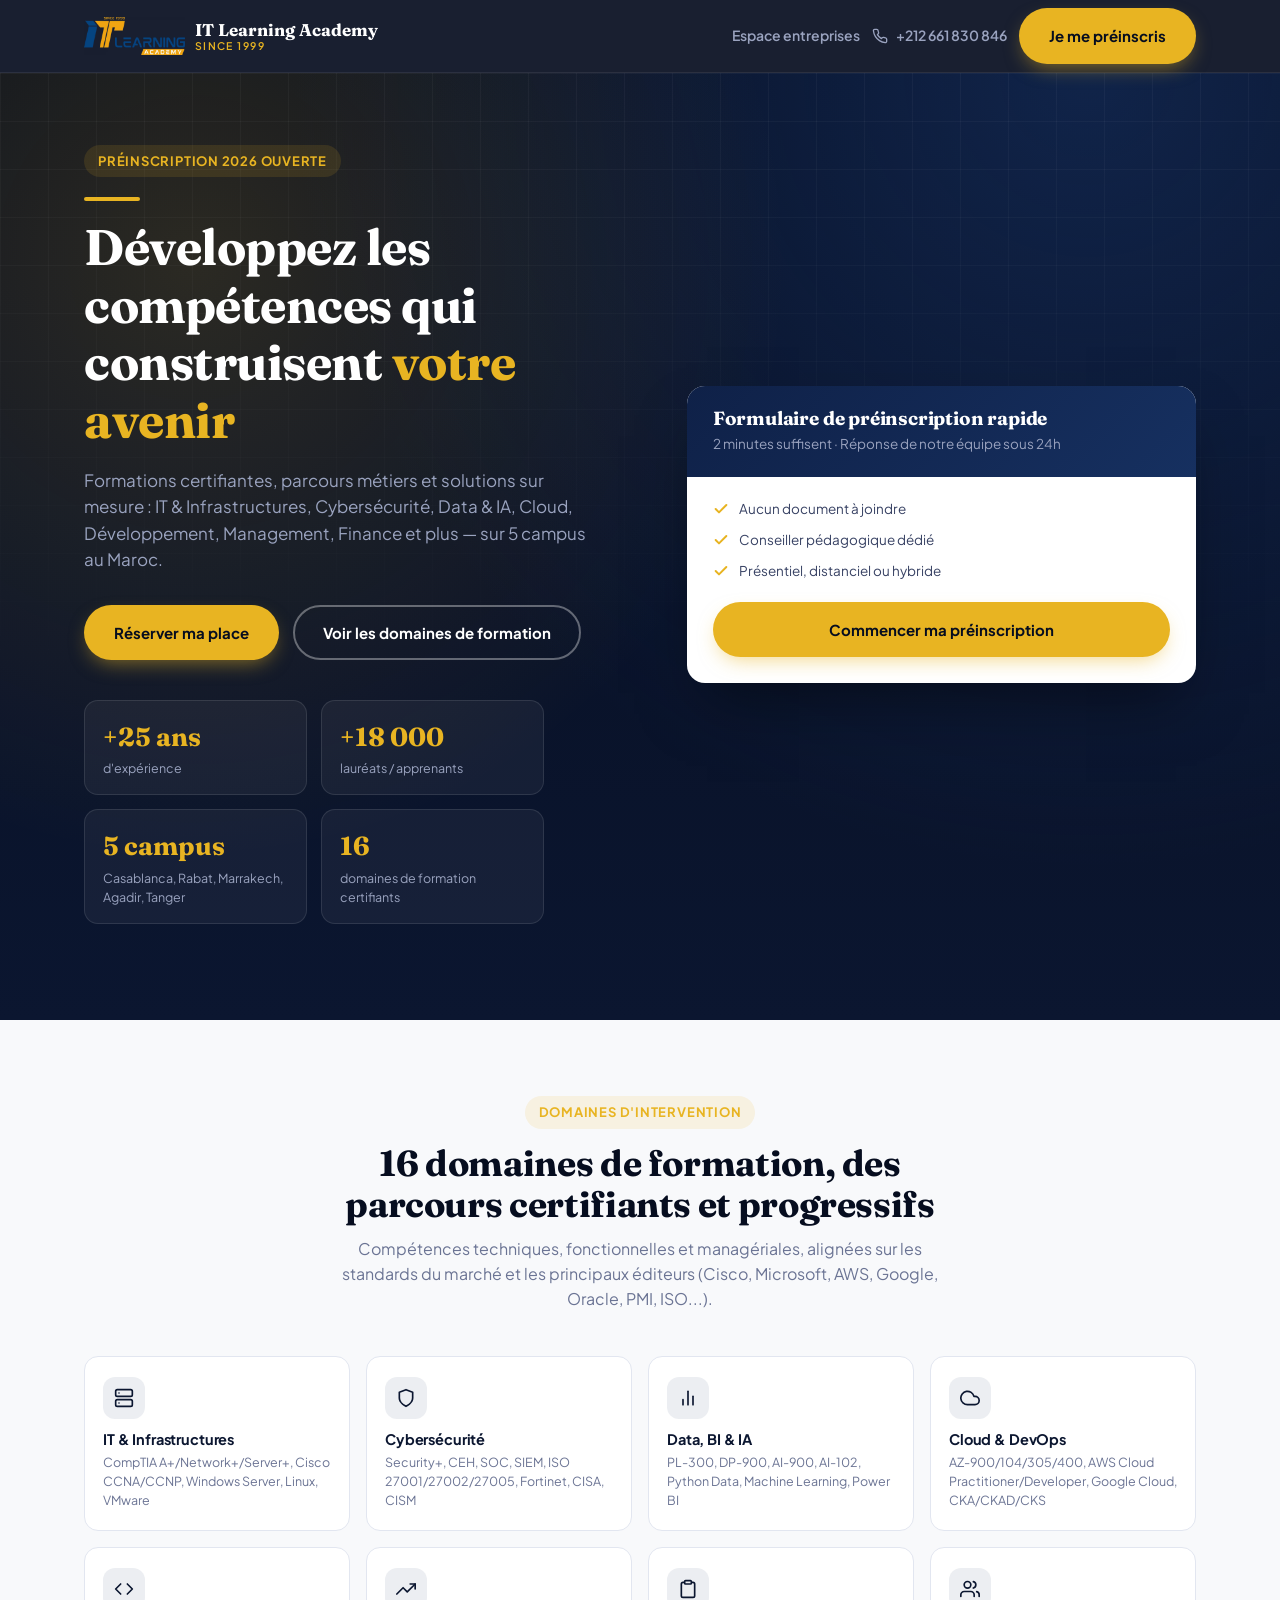
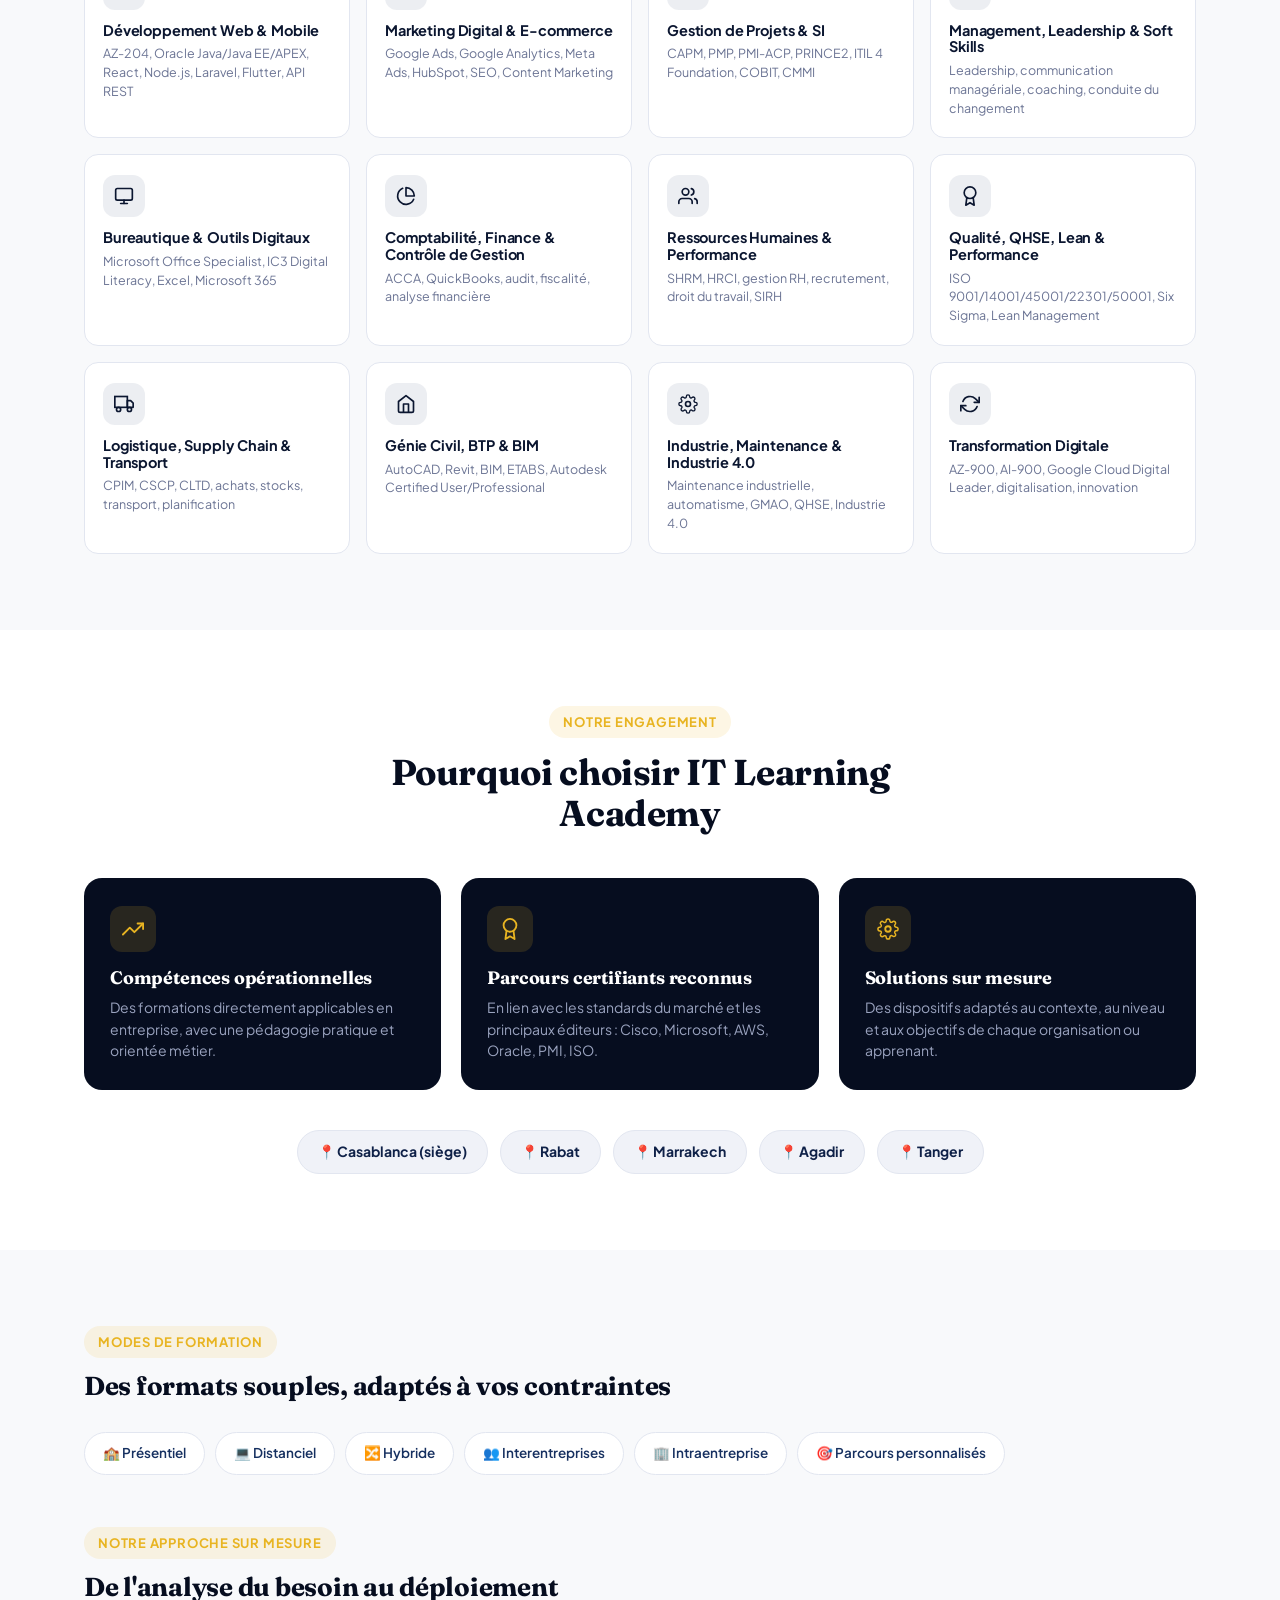
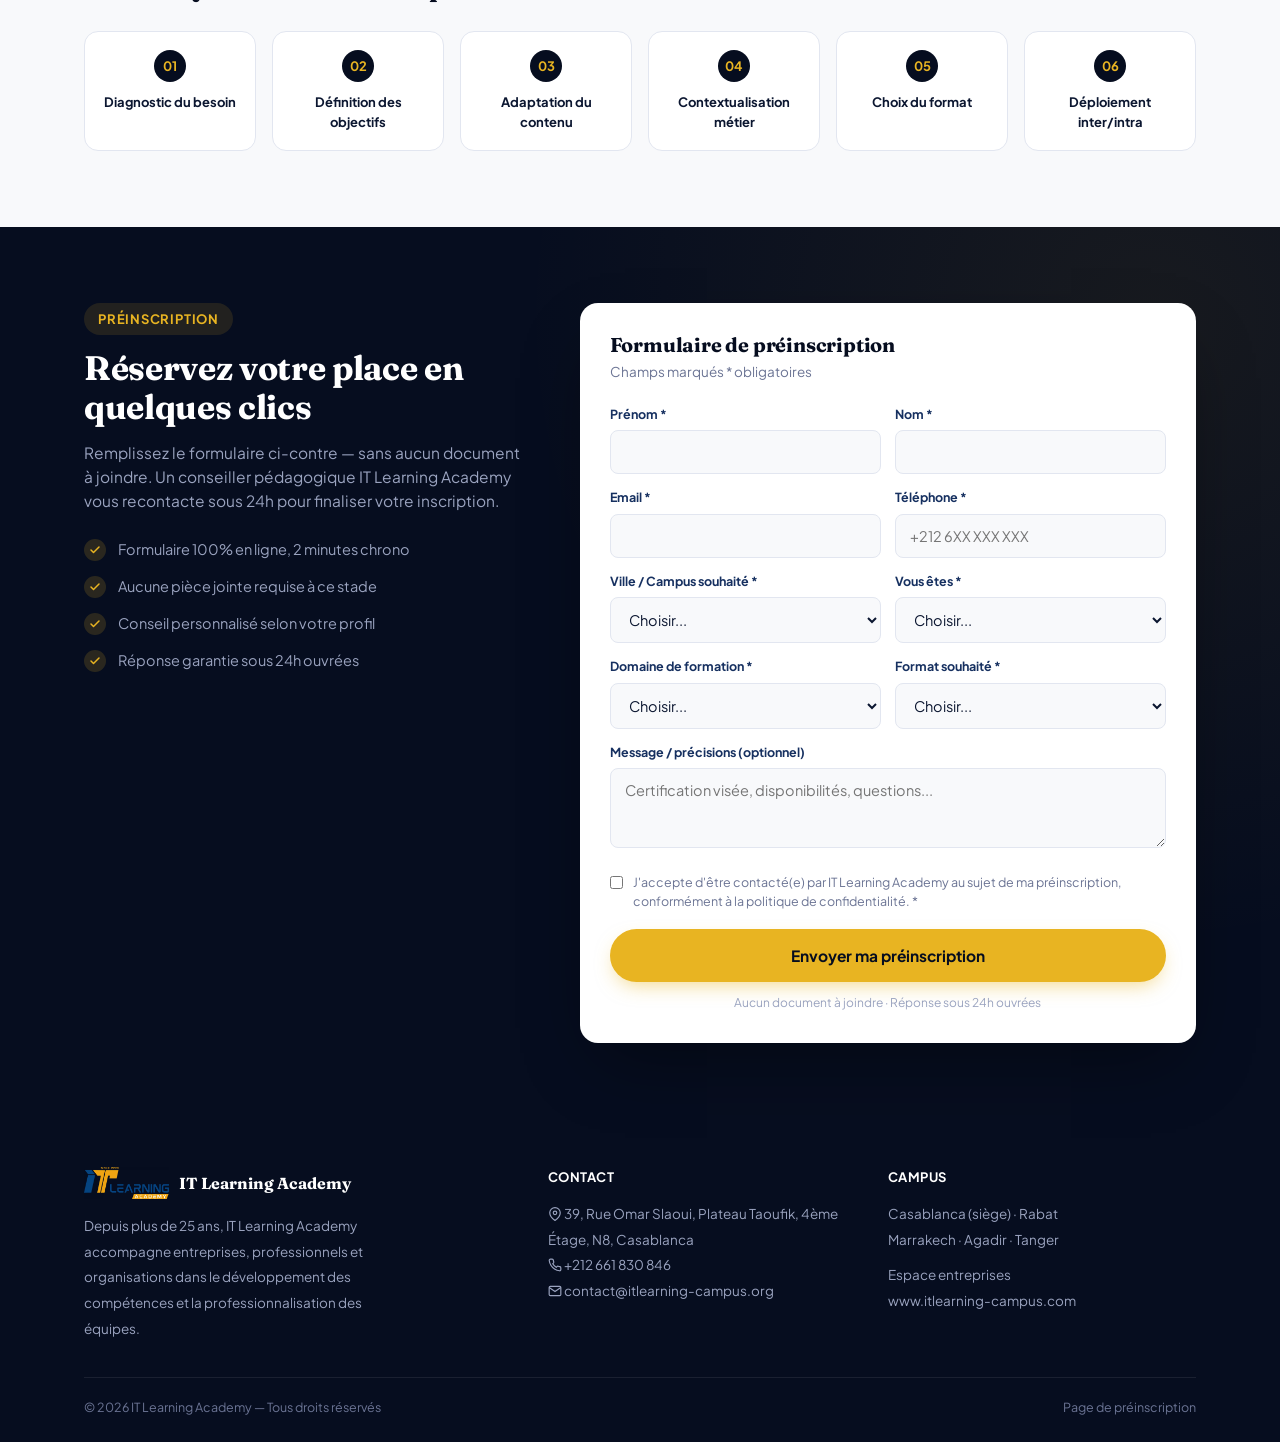
<file: index.html>
<!DOCTYPE html>
<html lang="fr">
<head>
<meta charset="UTF-8">
<meta name="viewport" content="width=device-width, initial-scale=1.0">
<title>Préinscription — IT Learning Academy</title>
<meta name="description" content="Préinscrivez-vous aux formations certifiantes IT Learning Academy : IT, Cybersécurité, Data & IA, Cloud, Développement, Management et plus. +25 ans d'expérience, +18 000 lauréats, 5 campus au Maroc.">
<link rel="icon" type="image/webp" href="assets/favicon.webp">
<link rel="preconnect" href="https://fonts.googleapis.com">
<link rel="preconnect" href="https://fonts.gstatic.com" crossorigin>
<link href="https://fonts.googleapis.com/css2?family=Fraunces:wght@500;600;700&family=Plus+Jakarta+Sans:wght@400;500;600;700;800&display=swap" rel="stylesheet">
<link rel="stylesheet" href="style.css">
</head>
<body>

<!-- Icon sprite -->
<svg width="0" height="0" style="position:absolute" aria-hidden="true">
<defs>
<symbol id="i-server" viewBox="0 0 24 24"><rect x="2" y="2" width="20" height="8" rx="2" fill="none" stroke="currentColor" stroke-width="2"/><rect x="2" y="14" width="20" height="8" rx="2" fill="none" stroke="currentColor" stroke-width="2"/><line x1="6" y1="6" x2="6.01" y2="6" stroke="currentColor" stroke-width="2" stroke-linecap="round"/><line x1="6" y1="18" x2="6.01" y2="18" stroke="currentColor" stroke-width="2" stroke-linecap="round"/></symbol>
<symbol id="i-shield" viewBox="0 0 24 24"><path d="M12 22s8-4 8-10V5l-8-3-8 3v7c0 6 8 10 8 10z" fill="none" stroke="currentColor" stroke-width="2" stroke-linejoin="round"/></symbol>
<symbol id="i-chart" viewBox="0 0 24 24"><line x1="18" y1="20" x2="18" y2="10" stroke="currentColor" stroke-width="2" stroke-linecap="round"/><line x1="12" y1="20" x2="12" y2="4" stroke="currentColor" stroke-width="2" stroke-linecap="round"/><line x1="6" y1="20" x2="6" y2="14" stroke="currentColor" stroke-width="2" stroke-linecap="round"/></symbol>
<symbol id="i-cloud" viewBox="0 0 24 24"><path d="M18 10h-1.26A8 8 0 1 0 9 20h9a5 5 0 0 0 0-10z" fill="none" stroke="currentColor" stroke-width="2" stroke-linejoin="round"/></symbol>
<symbol id="i-code" viewBox="0 0 24 24"><polyline points="16 18 22 12 16 6" fill="none" stroke="currentColor" stroke-width="2" stroke-linecap="round" stroke-linejoin="round"/><polyline points="8 6 2 12 8 18" fill="none" stroke="currentColor" stroke-width="2" stroke-linecap="round" stroke-linejoin="round"/></symbol>
<symbol id="i-trend" viewBox="0 0 24 24"><polyline points="23 6 13.5 15.5 8.5 10.5 1 18" fill="none" stroke="currentColor" stroke-width="2" stroke-linecap="round" stroke-linejoin="round"/><polyline points="17 6 23 6 23 12" fill="none" stroke="currentColor" stroke-width="2" stroke-linecap="round" stroke-linejoin="round"/></symbol>
<symbol id="i-clipboard" viewBox="0 0 24 24"><path d="M16 4h2a2 2 0 0 1 2 2v14a2 2 0 0 1-2 2H6a2 2 0 0 1-2-2V6a2 2 0 0 1 2-2h2" fill="none" stroke="currentColor" stroke-width="2" stroke-linejoin="round"/><rect x="8" y="2" width="8" height="4" rx="1" fill="none" stroke="currentColor" stroke-width="2"/></symbol>
<symbol id="i-users" viewBox="0 0 24 24"><path d="M17 21v-2a4 4 0 0 0-4-4H5a4 4 0 0 0-4 4v2" fill="none" stroke="currentColor" stroke-width="2" stroke-linecap="round"/><circle cx="9" cy="7" r="4" fill="none" stroke="currentColor" stroke-width="2"/><path d="M23 21v-2a4 4 0 0 0-3-3.87" fill="none" stroke="currentColor" stroke-width="2" stroke-linecap="round"/><path d="M16 3.13a4 4 0 0 1 0 7.75" fill="none" stroke="currentColor" stroke-width="2" stroke-linecap="round"/></symbol>
<symbol id="i-monitor" viewBox="0 0 24 24"><rect x="2" y="3" width="20" height="14" rx="2" fill="none" stroke="currentColor" stroke-width="2"/><line x1="8" y1="21" x2="16" y2="21" stroke="currentColor" stroke-width="2" stroke-linecap="round"/><line x1="12" y1="17" x2="12" y2="21" stroke="currentColor" stroke-width="2" stroke-linecap="round"/></symbol>
<symbol id="i-pie" viewBox="0 0 24 24"><path d="M21.21 15.89A10 10 0 1 1 8 2.83" fill="none" stroke="currentColor" stroke-width="2" stroke-linecap="round" stroke-linejoin="round"/><path d="M22 12A10 10 0 0 0 12 2v10z" fill="none" stroke="currentColor" stroke-width="2" stroke-linejoin="round"/></symbol>
<symbol id="i-award" viewBox="0 0 24 24"><circle cx="12" cy="8" r="7" fill="none" stroke="currentColor" stroke-width="2"/><polyline points="8.21 13.89 7 23 12 20 17 23 15.79 13.88" fill="none" stroke="currentColor" stroke-width="2" stroke-linecap="round" stroke-linejoin="round"/></symbol>
<symbol id="i-truck" viewBox="0 0 24 24"><rect x="1" y="3" width="15" height="13" fill="none" stroke="currentColor" stroke-width="2"/><polygon points="16 8 20 8 23 11 23 16 16 16 16 8" fill="none" stroke="currentColor" stroke-width="2" stroke-linejoin="round"/><circle cx="5.5" cy="18.5" r="2.5" fill="none" stroke="currentColor" stroke-width="2"/><circle cx="18.5" cy="18.5" r="2.5" fill="none" stroke="currentColor" stroke-width="2"/></symbol>
<symbol id="i-building" viewBox="0 0 24 24"><path d="M3 9l9-7 9 7v11a2 2 0 0 1-2 2H5a2 2 0 0 1-2-2z" fill="none" stroke="currentColor" stroke-width="2" stroke-linejoin="round"/><polyline points="9 22 9 12 15 12 15 22" fill="none" stroke="currentColor" stroke-width="2" stroke-linejoin="round"/></symbol>
<symbol id="i-settings" viewBox="0 0 24 24"><circle cx="12" cy="12" r="3" fill="none" stroke="currentColor" stroke-width="2"/><path d="M19.4 15a1.65 1.65 0 0 0 .33 1.82l.06.06a2 2 0 1 1-2.83 2.83l-.06-.06a1.65 1.65 0 0 0-1.82-.33 1.65 1.65 0 0 0-1 1.51V21a2 2 0 0 1-4 0v-.09A1.65 1.65 0 0 0 9 19.4a1.65 1.65 0 0 0-1.82.33l-.06.06a2 2 0 1 1-2.83-2.83l.06-.06a1.65 1.65 0 0 0 .33-1.82 1.65 1.65 0 0 0-1.51-1H3a2 2 0 0 1 0-4h.09A1.65 1.65 0 0 0 4.6 9a1.65 1.65 0 0 0-.33-1.82l-.06-.06a2 2 0 1 1 2.83-2.83l.06.06a1.65 1.65 0 0 0 1.82.33H9a1.65 1.65 0 0 0 1-1.51V3a2 2 0 0 1 4 0v.09a1.65 1.65 0 0 0 1 1.51 1.65 1.65 0 0 0 1.82-.33l.06-.06a2 2 0 1 1 2.83 2.83l-.06.06a1.65 1.65 0 0 0-.33 1.82V9a1.65 1.65 0 0 0 1.51 1H21a2 2 0 0 1 0 4h-.09a1.65 1.65 0 0 0-1.51 1z" fill="none" stroke="currentColor" stroke-width="1.6" stroke-linecap="round" stroke-linejoin="round"/></symbol>
<symbol id="i-refresh" viewBox="0 0 24 24"><polyline points="23 4 23 10 17 10" fill="none" stroke="currentColor" stroke-width="2" stroke-linecap="round" stroke-linejoin="round"/><polyline points="1 20 1 14 7 14" fill="none" stroke="currentColor" stroke-width="2" stroke-linecap="round" stroke-linejoin="round"/><path d="M3.51 9a9 9 0 0 1 14.85-3.36L23 10M1 14l4.64 4.36A9 9 0 0 0 20.49 15" fill="none" stroke="currentColor" stroke-width="2" stroke-linecap="round" stroke-linejoin="round"/></symbol>
<symbol id="i-check" viewBox="0 0 24 24"><polyline points="20 6 9 17 4 12" fill="none" stroke="currentColor" stroke-width="3" stroke-linecap="round" stroke-linejoin="round"/></symbol>
<symbol id="i-pin" viewBox="0 0 24 24"><path d="M21 10c0 7-9 13-9 13s-9-6-9-13a9 9 0 0 1 18 0z" fill="none" stroke="currentColor" stroke-width="2" stroke-linejoin="round"/><circle cx="12" cy="10" r="3" fill="none" stroke="currentColor" stroke-width="2"/></symbol>
<symbol id="i-phone" viewBox="0 0 24 24"><path d="M22 16.92v3a2 2 0 0 1-2.18 2 19.79 19.79 0 0 1-8.63-3.07 19.5 19.5 0 0 1-6-6 19.79 19.79 0 0 1-3.07-8.67A2 2 0 0 1 4.11 2h3a2 2 0 0 1 2 1.72c.127.96.362 1.903.7 2.81a2 2 0 0 1-.45 2.11L8.09 9.91a16 16 0 0 0 6 6l1.27-1.27a2 2 0 0 1 2.11-.45c.907.338 1.85.573 2.81.7A2 2 0 0 1 22 16.92z" fill="none" stroke="currentColor" stroke-width="2" stroke-linejoin="round"/></symbol>
<symbol id="i-mail" viewBox="0 0 24 24"><path d="M4 4h16a2 2 0 0 1 2 2v12a2 2 0 0 1-2 2H4a2 2 0 0 1-2-2V6a2 2 0 0 1 2-2z" fill="none" stroke="currentColor" stroke-width="2" stroke-linejoin="round"/><polyline points="22 6 12 13 2 6" fill="none" stroke="currentColor" stroke-width="2" stroke-linejoin="round"/></symbol>
</defs>
</svg>

<!-- ===== Header ===== -->
<header class="site-header">
  <div class="container">
    <a href="#top" class="brand">
      <img src="assets/logo.avif" alt="IT Learning Academy">
      <span class="brand-name">IT Learning Academy<span>Since 1999</span></span>
    </a>
    <div class="header-cta">
      <a href="entreprises.html" class="header-phone" style="display:inline-flex;">Espace entreprises</a>
      <a class="header-phone" href="tel:+212661830846"><svg width="16" height="16"><use href="#i-phone"/></svg> +212 661 830 846</a>
      <a href="#preinscription" class="btn btn-primary">Je me préinscris</a>
    </div>
  </div>
</header>

<!-- ===== Hero ===== -->
<section class="hero" id="top">
  <div class="container">
    <div class="hero-grid">
      <div>
        <span class="eyebrow">Préinscription 2026 ouverte</span>
        <div class="hero-bar"></div>
        <h1>Développez les compétences qui construisent <em>votre avenir</em></h1>
        <p class="hero-sub">Formations certifiantes, parcours métiers et solutions sur mesure : IT & Infrastructures, Cybersécurité, Data & IA, Cloud, Développement, Management, Finance et plus — sur 5 campus au Maroc.</p>
        <div class="hero-actions">
          <a href="#preinscription" class="btn btn-primary">Réserver ma place</a>
          <a href="#domaines" class="btn btn-ghost">Voir les domaines de formation</a>
        </div>
        <div class="hero-stats">
          <div class="stat-card"><div class="num">+25 ans</div><div class="lbl">d'expérience</div></div>
          <div class="stat-card"><div class="num">+18 000</div><div class="lbl">lauréats / apprenants</div></div>
          <div class="stat-card"><div class="num">5 campus</div><div class="lbl">Casablanca, Rabat, Marrakech, Agadir, Tanger</div></div>
          <div class="stat-card"><div class="num">16</div><div class="lbl">domaines de formation certifiants</div></div>
        </div>
      </div>

      <div class="hero-form-card">
        <div class="hero-form-head">
          <h3>Formulaire de préinscription rapide</h3>
          <p>2 minutes suffisent · Réponse de notre équipe sous 24h</p>
        </div>
        <div class="hero-form-body">
          <ul style="display:flex;flex-direction:column;gap:10px;">
            <li style="display:flex;gap:10px;align-items:flex-start;font-size:13.5px;color:var(--navy-600);"><svg width="16" height="16" style="color:var(--gold-500);flex:none;margin-top:2px;"><use href="#i-check"/></svg>Aucun document à joindre</li>
            <li style="display:flex;gap:10px;align-items:flex-start;font-size:13.5px;color:var(--navy-600);"><svg width="16" height="16" style="color:var(--gold-500);flex:none;margin-top:2px;"><use href="#i-check"/></svg>Conseiller pédagogique dédié</li>
            <li style="display:flex;gap:10px;align-items:flex-start;font-size:13.5px;color:var(--navy-600);"><svg width="16" height="16" style="color:var(--gold-500);flex:none;margin-top:2px;"><use href="#i-check"/></svg>Présentiel, distanciel ou hybride</li>
          </ul>
          <div style="margin-top:20px;">
            <a href="#preinscription" class="btn btn-primary" style="width:100%;">Commencer ma préinscription</a>
          </div>
        </div>
      </div>
    </div>
  </div>
</section>

<!-- ===== Domaines ===== -->
<section id="domaines" class="section-light">
  <div class="container">
    <div class="section-head">
      <span class="eyebrow">Domaines d'intervention</span>
      <h2>16 domaines de formation, des parcours certifiants et progressifs</h2>
      <p>Compétences techniques, fonctionnelles et managériales, alignées sur les standards du marché et les principaux éditeurs (Cisco, Microsoft, AWS, Google, Oracle, PMI, ISO...).</p>
    </div>
    <div class="domain-grid">
      <div class="domain-card"><div class="domain-icon"><svg width="20" height="20"><use href="#i-server"/></svg></div><h4>IT & Infrastructures</h4><p>CompTIA A+/Network+/Server+, Cisco CCNA/CCNP, Windows Server, Linux, VMware</p></div>
      <div class="domain-card"><div class="domain-icon"><svg width="20" height="20"><use href="#i-shield"/></svg></div><h4>Cybersécurité</h4><p>Security+, CEH, SOC, SIEM, ISO 27001/27002/27005, Fortinet, CISA, CISM</p></div>
      <div class="domain-card"><div class="domain-icon"><svg width="20" height="20"><use href="#i-chart"/></svg></div><h4>Data, BI & IA</h4><p>PL-300, DP-900, AI-900, AI-102, Python Data, Machine Learning, Power BI</p></div>
      <div class="domain-card"><div class="domain-icon"><svg width="20" height="20"><use href="#i-cloud"/></svg></div><h4>Cloud & DevOps</h4><p>AZ-900/104/305/400, AWS Cloud Practitioner/Developer, Google Cloud, CKA/CKAD/CKS</p></div>
      <div class="domain-card"><div class="domain-icon"><svg width="20" height="20"><use href="#i-code"/></svg></div><h4>Développement Web & Mobile</h4><p>AZ-204, Oracle Java/Java EE/APEX, React, Node.js, Laravel, Flutter, API REST</p></div>
      <div class="domain-card"><div class="domain-icon"><svg width="20" height="20"><use href="#i-trend"/></svg></div><h4>Marketing Digital & E-commerce</h4><p>Google Ads, Google Analytics, Meta Ads, HubSpot, SEO, Content Marketing</p></div>
      <div class="domain-card"><div class="domain-icon"><svg width="20" height="20"><use href="#i-clipboard"/></svg></div><h4>Gestion de Projets & SI</h4><p>CAPM, PMP, PMI-ACP, PRINCE2, ITIL 4 Foundation, COBIT, CMMI</p></div>
      <div class="domain-card"><div class="domain-icon"><svg width="20" height="20"><use href="#i-users"/></svg></div><h4>Management, Leadership & Soft Skills</h4><p>Leadership, communication managériale, coaching, conduite du changement</p></div>
      <div class="domain-card"><div class="domain-icon"><svg width="20" height="20"><use href="#i-monitor"/></svg></div><h4>Bureautique & Outils Digitaux</h4><p>Microsoft Office Specialist, IC3 Digital Literacy, Excel, Microsoft 365</p></div>
      <div class="domain-card"><div class="domain-icon"><svg width="20" height="20"><use href="#i-pie"/></svg></div><h4>Comptabilité, Finance & Contrôle de Gestion</h4><p>ACCA, QuickBooks, audit, fiscalité, analyse financière</p></div>
      <div class="domain-card"><div class="domain-icon"><svg width="20" height="20"><use href="#i-users"/></svg></div><h4>Ressources Humaines & Performance</h4><p>SHRM, HRCI, gestion RH, recrutement, droit du travail, SIRH</p></div>
      <div class="domain-card"><div class="domain-icon"><svg width="20" height="20"><use href="#i-award"/></svg></div><h4>Qualité, QHSE, Lean & Performance</h4><p>ISO 9001/14001/45001/22301/50001, Six Sigma, Lean Management</p></div>
      <div class="domain-card"><div class="domain-icon"><svg width="20" height="20"><use href="#i-truck"/></svg></div><h4>Logistique, Supply Chain & Transport</h4><p>CPIM, CSCP, CLTD, achats, stocks, transport, planification</p></div>
      <div class="domain-card"><div class="domain-icon"><svg width="20" height="20"><use href="#i-building"/></svg></div><h4>Génie Civil, BTP & BIM</h4><p>AutoCAD, Revit, BIM, ETABS, Autodesk Certified User/Professional</p></div>
      <div class="domain-card"><div class="domain-icon"><svg width="20" height="20"><use href="#i-settings"/></svg></div><h4>Industrie, Maintenance & Industrie 4.0</h4><p>Maintenance industrielle, automatisme, GMAO, QHSE, Industrie 4.0</p></div>
      <div class="domain-card"><div class="domain-icon"><svg width="20" height="20"><use href="#i-refresh"/></svg></div><h4>Transformation Digitale</h4><p>AZ-900, AI-900, Google Cloud Digital Leader, digitalisation, innovation</p></div>
    </div>
  </div>
</section>

<!-- ===== Why us ===== -->
<section>
  <div class="container">
    <div class="section-head">
      <span class="eyebrow">Notre engagement</span>
      <h2>Pourquoi choisir IT Learning Academy</h2>
    </div>
    <div class="why-grid">
      <div class="why-card">
        <div class="why-icon"><svg width="22" height="22"><use href="#i-trend"/></svg></div>
        <h4>Compétences opérationnelles</h4>
        <p>Des formations directement applicables en entreprise, avec une pédagogie pratique et orientée métier.</p>
      </div>
      <div class="why-card">
        <div class="why-icon"><svg width="22" height="22"><use href="#i-award"/></svg></div>
        <h4>Parcours certifiants reconnus</h4>
        <p>En lien avec les standards du marché et les principaux éditeurs : Cisco, Microsoft, AWS, Oracle, PMI, ISO.</p>
      </div>
      <div class="why-card">
        <div class="why-icon"><svg width="22" height="22"><use href="#i-settings"/></svg></div>
        <h4>Solutions sur mesure</h4>
        <p>Des dispositifs adaptés au contexte, au niveau et aux objectifs de chaque organisation ou apprenant.</p>
      </div>
    </div>

    <div style="margin-top:40px;text-align:center;">
      <div class="campus-strip">
        <span class="campus-pill">📍 Casablanca (siège)</span>
        <span class="campus-pill">📍 Rabat</span>
        <span class="campus-pill">📍 Marrakech</span>
        <span class="campus-pill">📍 Agadir</span>
        <span class="campus-pill">📍 Tanger</span>
      </div>
    </div>
  </div>
</section>

<!-- ===== Formats & approche ===== -->
<section class="section-light">
  <div class="container">
    <div class="section-head align-left" style="margin:0 0 30px;">
      <span class="eyebrow">Modes de formation</span>
      <h2 style="font-size:26px;">Des formats souples, adaptés à vos contraintes</h2>
    </div>
    <div class="chip-row" style="margin-bottom:52px;">
      <span class="chip">🏫 Présentiel</span>
      <span class="chip">💻 Distanciel</span>
      <span class="chip">🔀 Hybride</span>
      <span class="chip">👥 Interentreprises</span>
      <span class="chip">🏢 Intraentreprise</span>
      <span class="chip">🎯 Parcours personnalisés</span>
    </div>

    <div class="section-head align-left" style="margin:0 0 28px;">
      <span class="eyebrow">Notre approche sur mesure</span>
      <h2 style="font-size:26px;">De l'analyse du besoin au déploiement</h2>
    </div>
    <div class="steps">
      <div class="step-card"><div class="step-num">01</div><h5>Diagnostic du besoin</h5></div>
      <div class="step-card"><div class="step-num">02</div><h5>Définition des objectifs</h5></div>
      <div class="step-card"><div class="step-num">03</div><h5>Adaptation du contenu</h5></div>
      <div class="step-card"><div class="step-num">04</div><h5>Contextualisation métier</h5></div>
      <div class="step-card"><div class="step-num">05</div><h5>Choix du format</h5></div>
      <div class="step-card"><div class="step-num">06</div><h5>Déploiement inter/intra</h5></div>
    </div>
  </div>
</section>

<!-- ===== Formulaire de préinscription ===== -->
<section class="form-section" id="preinscription">
  <div class="container">
    <div class="form-wrap">
      <div class="form-side">
        <span class="eyebrow">Préinscription</span>
        <h2>Réservez votre place en quelques clics</h2>
        <p>Remplissez le formulaire ci-contre — sans aucun document à joindre. Un conseiller pédagogique IT Learning Academy vous recontacte sous 24h pour finaliser votre inscription.</p>
        <ul>
          <li><span class="tick"><svg width="12" height="12"><use href="#i-check"/></svg></span>Formulaire 100% en ligne, 2 minutes chrono</li>
          <li><span class="tick"><svg width="12" height="12"><use href="#i-check"/></svg></span>Aucune pièce jointe requise à ce stade</li>
          <li><span class="tick"><svg width="12" height="12"><use href="#i-check"/></svg></span>Conseil personnalisé selon votre profil</li>
          <li><span class="tick"><svg width="12" height="12"><use href="#i-check"/></svg></span>Réponse garantie sous 24h ouvrées</li>
        </ul>
      </div>

      <div class="reg-card">
        <h3>Formulaire de préinscription</h3>
        <p class="reg-sub">Champs marqués * obligatoires</p>

        <div id="formStatus" class="form-status"></div>

        <form id="preregForm" novalidate>
          <div class="form-row two">
            <div class="field">
              <label for="prenom">Prénom *</label>
              <input type="text" id="prenom" name="prenom" required autocomplete="given-name">
            </div>
            <div class="field">
              <label for="nom">Nom *</label>
              <input type="text" id="nom" name="nom" required autocomplete="family-name">
            </div>
          </div>

          <div class="form-row two">
            <div class="field">
              <label for="email">Email *</label>
              <input type="email" id="email" name="email" required autocomplete="email">
            </div>
            <div class="field">
              <label for="telephone">Téléphone *</label>
              <input type="tel" id="telephone" name="telephone" required autocomplete="tel" placeholder="+212 6XX XXX XXX">
            </div>
          </div>

          <div class="form-row two">
            <div class="field">
              <label for="campus">Ville / Campus souhaité *</label>
              <select id="campus" name="campus" required>
                <option value="" disabled selected>Choisir...</option>
                <option>Casablanca</option>
                <option>Rabat</option>
                <option>Marrakech</option>
                <option>Agadir</option>
                <option>Tanger</option>
                <option>100% à distance</option>
              </select>
            </div>
            <div class="field">
              <label for="profil">Vous êtes *</label>
              <select id="profil" name="profil" required>
                <option value="" disabled selected>Choisir...</option>
                <option>Étudiant(e)</option>
                <option>Professionnel(le) en poste</option>
                <option>Entreprise / RH</option>
                <option>Demandeur d'emploi</option>
              </select>
            </div>
          </div>

          <div class="form-row two">
            <div class="field">
              <label for="domaine">Domaine de formation *</label>
              <select id="domaine" name="domaine" required>
                <option value="" disabled selected>Choisir...</option>
                <option>IT & Infrastructures</option>
                <option>Cybersécurité</option>
                <option>Data, BI & Intelligence Artificielle</option>
                <option>Cloud & DevOps</option>
                <option>Développement Web & Mobile</option>
                <option>Marketing Digital & E-commerce</option>
                <option>Gestion de Projets & Systèmes d'Information</option>
                <option>Management, Leadership & Soft Skills</option>
                <option>Bureautique & Outils Digitaux</option>
                <option>Comptabilité, Finance & Contrôle de Gestion</option>
                <option>Ressources Humaines & Performance</option>
                <option>Qualité, QHSE, Lean & Performance Durable</option>
                <option>Logistique, Supply Chain & Transport</option>
                <option>Génie Civil, BTP & BIM</option>
                <option>Industrie, Maintenance & Industrie 4.0</option>
                <option>Transformation Digitale</option>
                <option>Formation sur mesure entreprise</option>
                <option>Je ne sais pas encore</option>
              </select>
            </div>
            <div class="field">
              <label for="format">Format souhaité *</label>
              <select id="format" name="format" required>
                <option value="" disabled selected>Choisir...</option>
                <option>Présentiel</option>
                <option>Distanciel</option>
                <option>Hybride</option>
                <option>Peu importe</option>
              </select>
            </div>
          </div>

          <div class="form-row">
            <div class="field">
              <label for="message">Message / précisions (optionnel)</label>
              <textarea id="message" name="message" placeholder="Certification visée, disponibilités, questions..."></textarea>
            </div>
          </div>

          <label class="consent">
            <input type="checkbox" id="consent" name="consent" required>
            <span>J'accepte d'être contacté(e) par IT Learning Academy au sujet de ma préinscription, conformément à la politique de confidentialité. *</span>
          </label>

          <button type="submit" class="btn btn-primary" id="submitBtn">Envoyer ma préinscription</button>
          <p class="form-note">Aucun document à joindre · Réponse sous 24h ouvrées</p>
        </form>
      </div>
    </div>
  </div>
</section>

<!-- ===== Footer ===== -->
<footer class="site-footer">
  <div class="container">
    <div class="footer-grid">
      <div>
        <div class="footer-brand">
          <img src="assets/logo.avif" alt="IT Learning Academy">
          <span>IT Learning Academy</span>
        </div>
        <p style="max-width:320px;">Depuis plus de 25 ans, IT Learning Academy accompagne entreprises, professionnels et organisations dans le développement des compétences et la professionnalisation des équipes.</p>
      </div>
      <div>
        <h5>Contact</h5>
        <p><svg width="14" height="14" style="vertical-align:-2px;"><use href="#i-pin"/></svg> 39, Rue Omar Slaoui, Plateau Taoufik, 4ème Étage, N8, Casablanca</p>
        <p><a href="tel:+212661830846"><svg width="14" height="14" style="vertical-align:-2px;"><use href="#i-phone"/></svg> +212 661 830 846</a></p>
        <p><a href="mailto:contact@itlearning-campus.org"><svg width="14" height="14" style="vertical-align:-2px;"><use href="#i-mail"/></svg> contact@itlearning-campus.org</a></p>
      </div>
      <div>
        <h5>Campus</h5>
        <p>Casablanca (siège) · Rabat<br>Marrakech · Agadir · Tanger</p>
        <p style="margin-top:10px;"><a href="entreprises.html">Espace entreprises</a></p>
        <p><a href="https://www.itlearning-campus.com" target="_blank" rel="noopener">www.itlearning-campus.com</a></p>
      </div>
    </div>
    <div class="footer-bottom">
      <span>© <span id="year"></span> IT Learning Academy — Tous droits réservés</span>
      <span>Page de préinscription</span>
    </div>
  </div>
</footer>

<div class="mobile-cta">
  <a href="#preinscription" class="btn btn-primary">Je me préinscris</a>
</div>

<script src="script.js"></script>
</body>
</html>
</file>
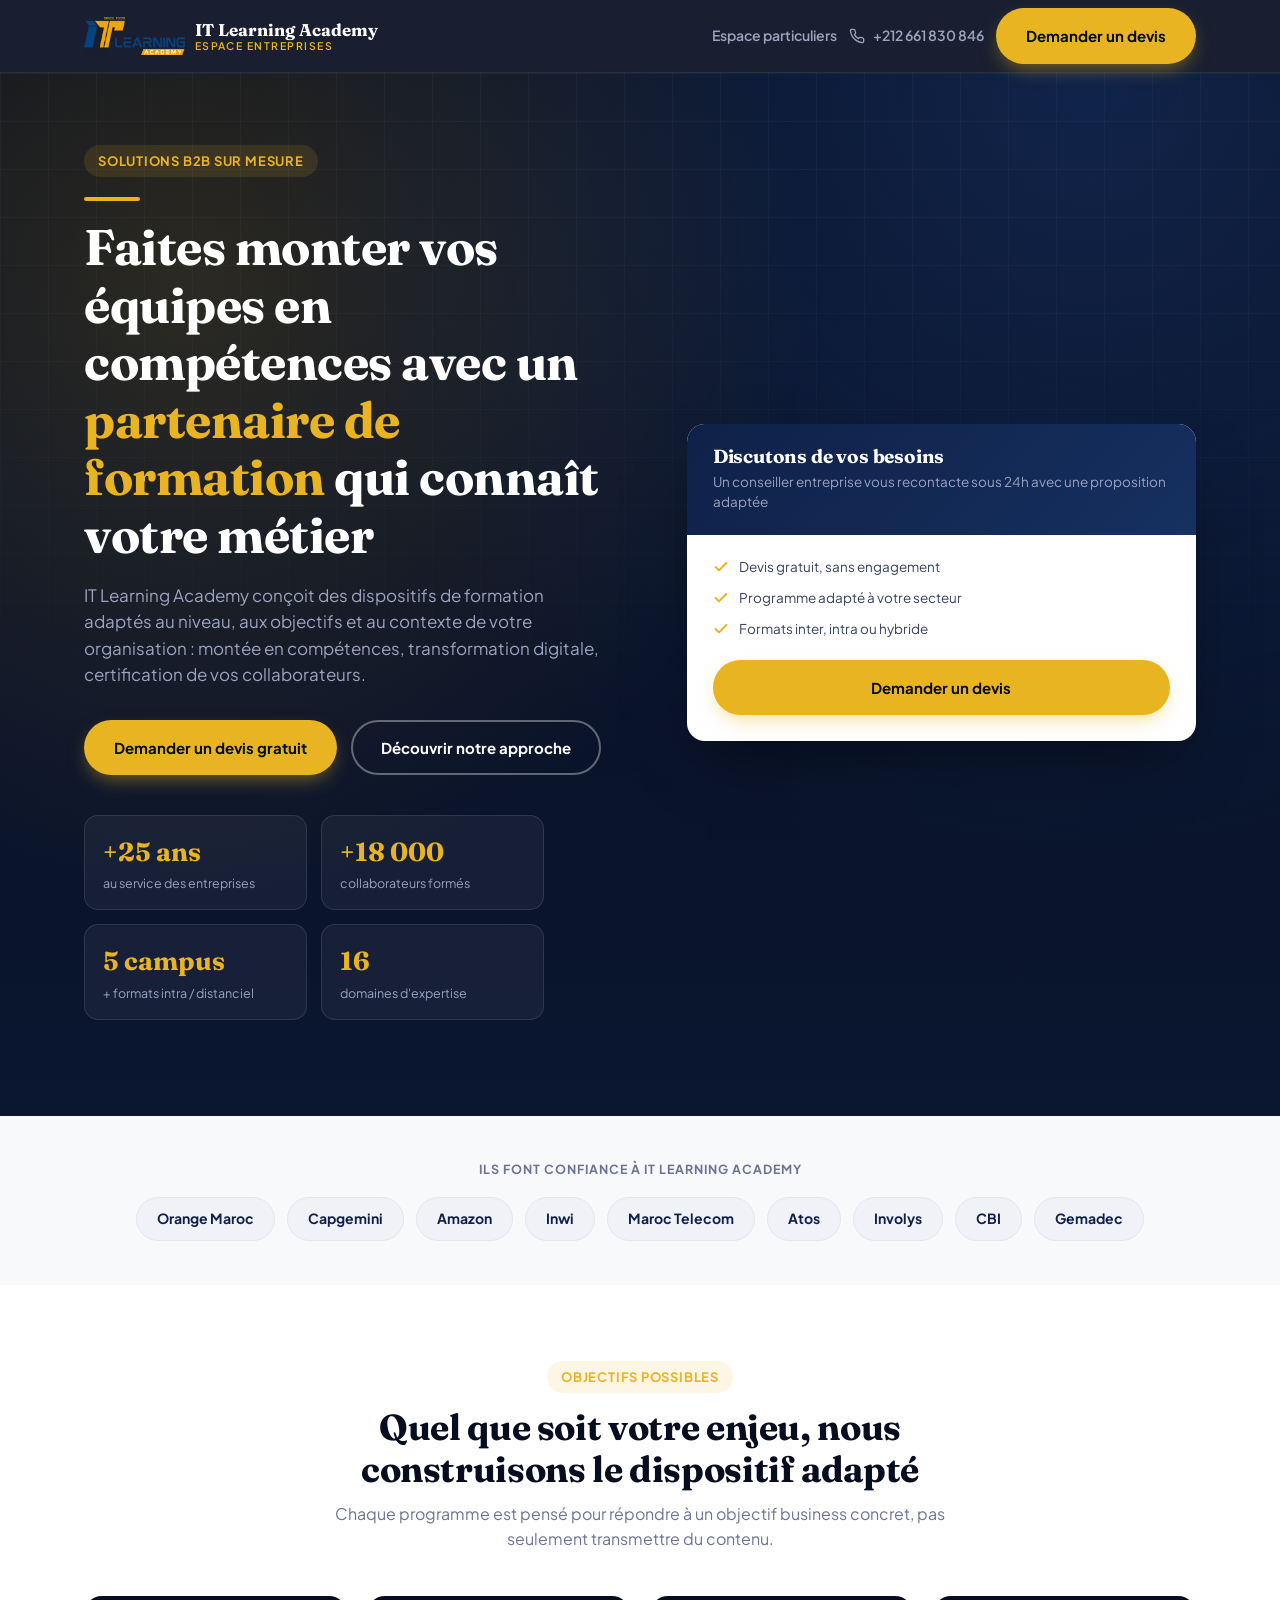
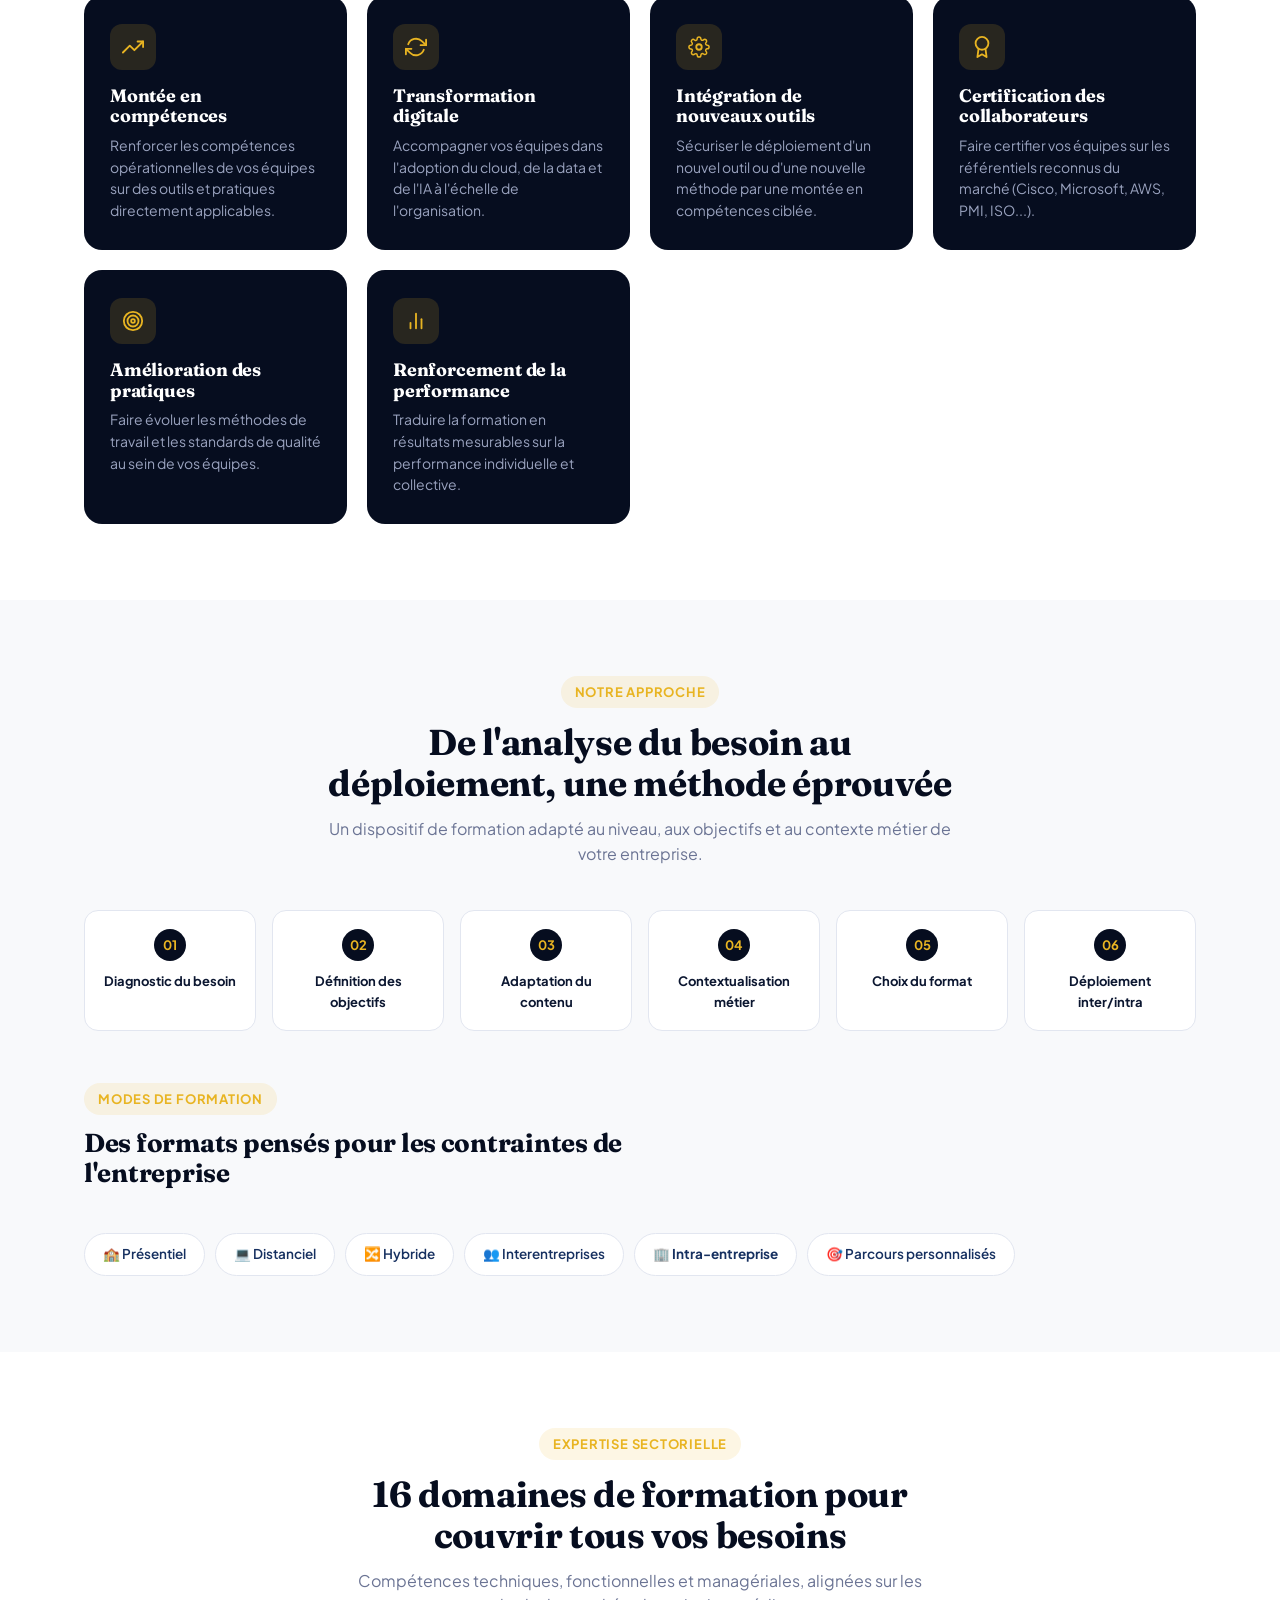
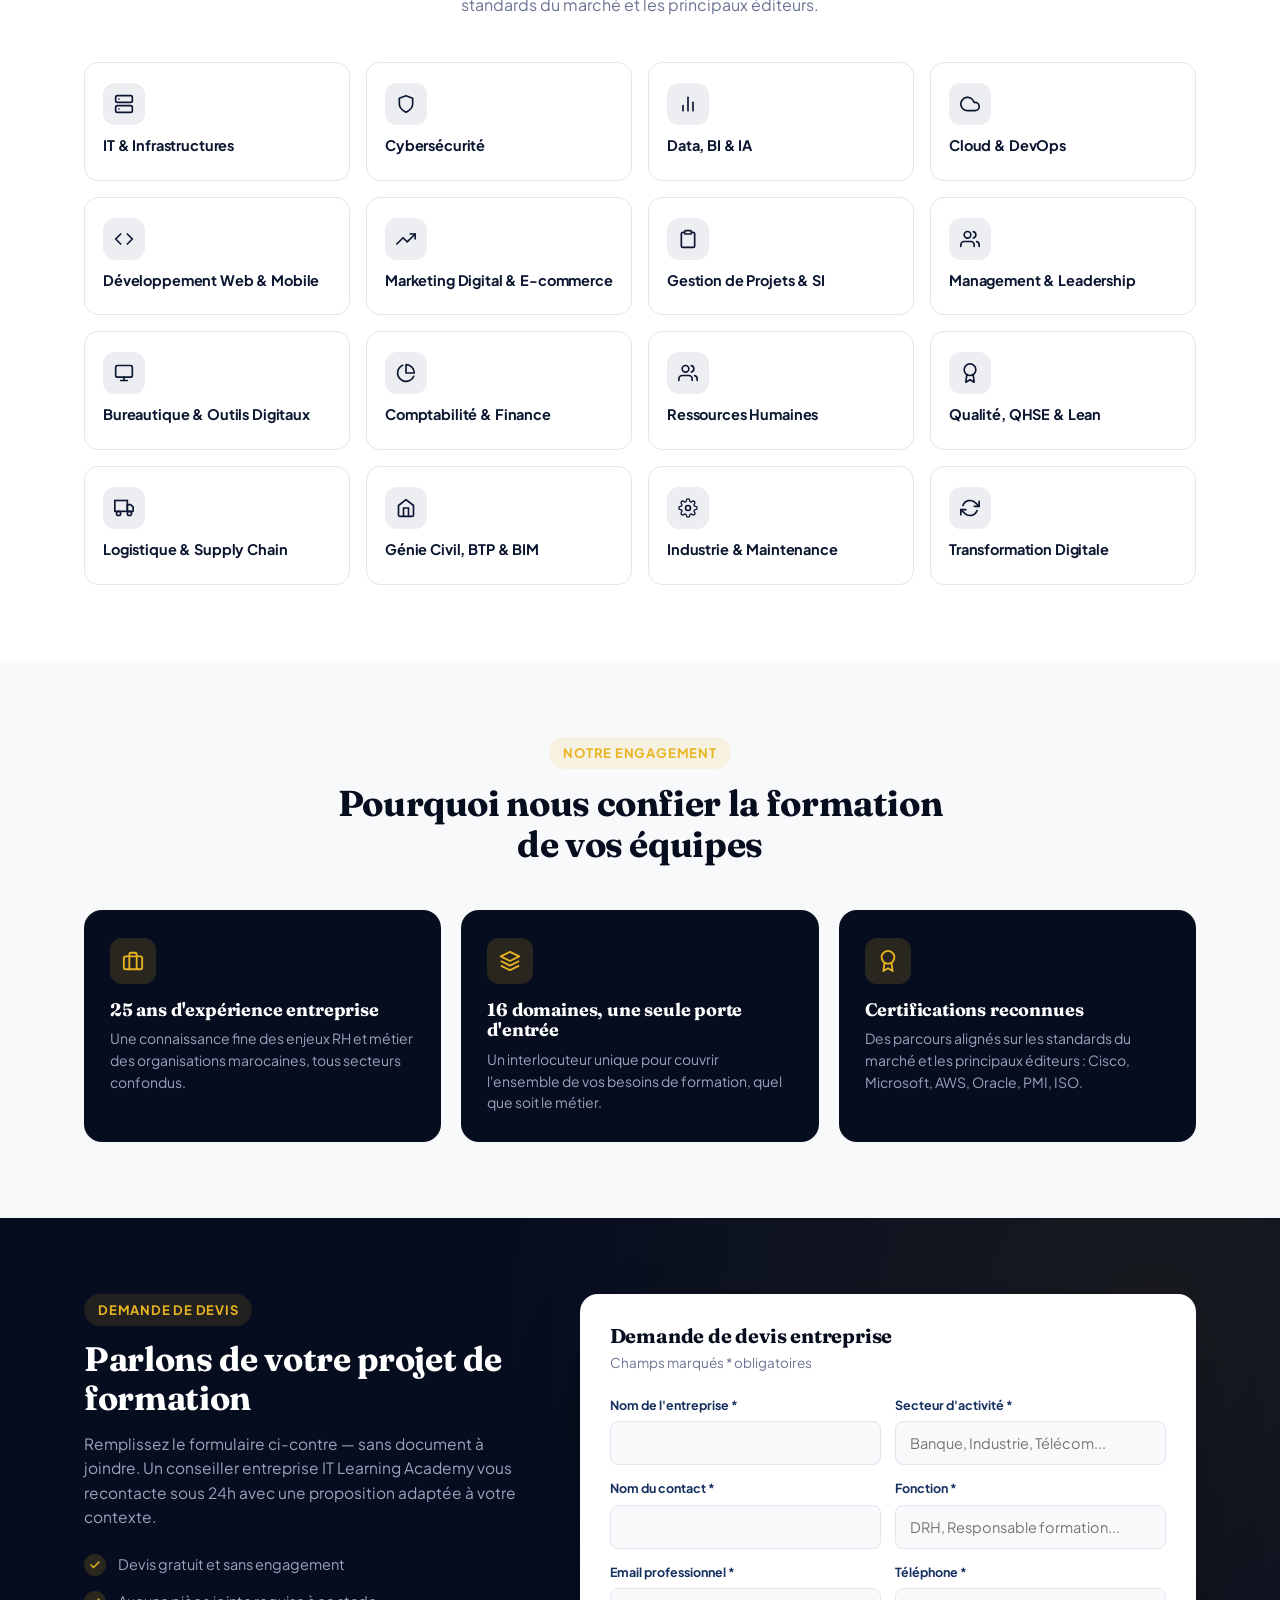
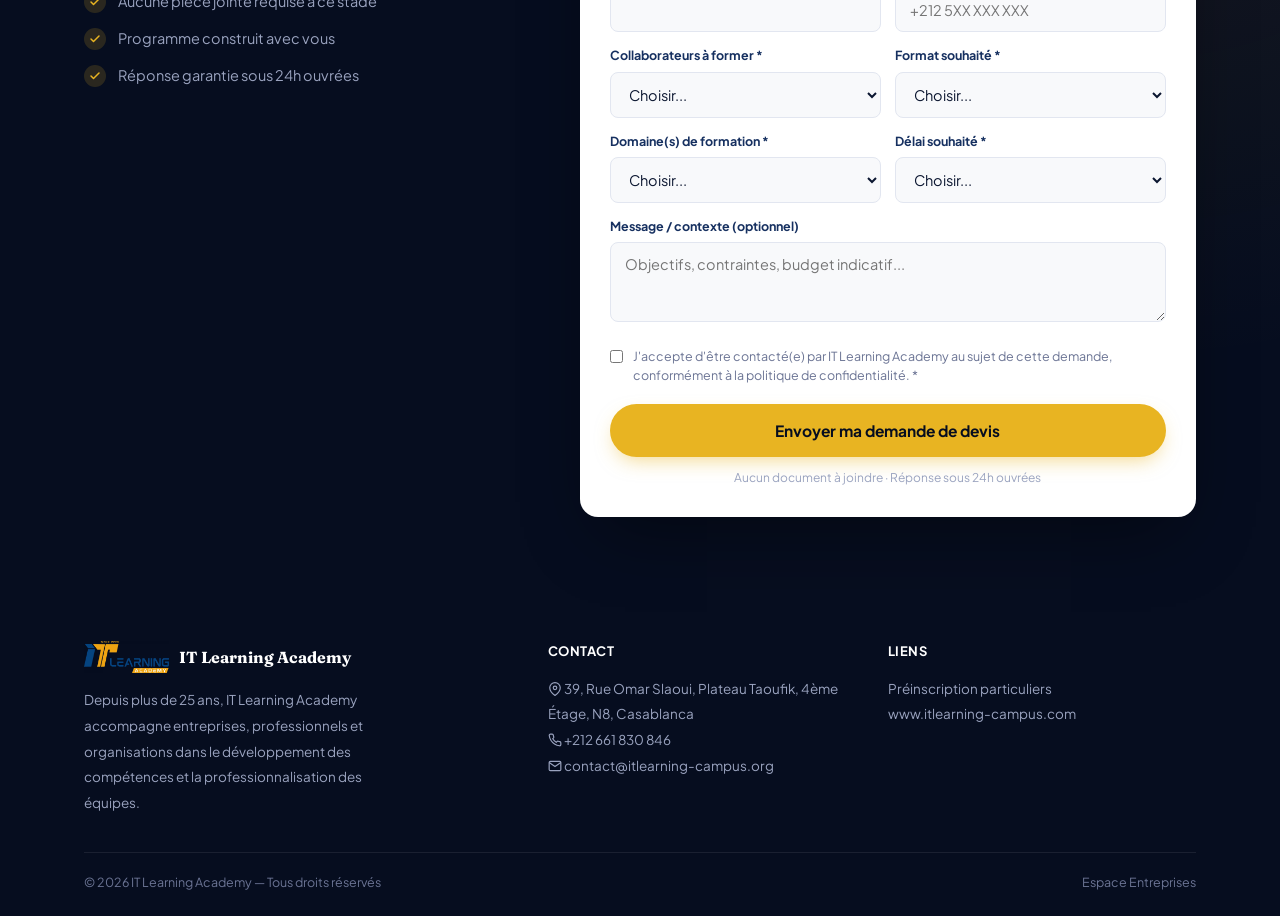
<file: entreprises.html>
<!DOCTYPE html>
<html lang="fr">
<head>
<meta charset="UTF-8">
<meta name="viewport" content="width=device-width, initial-scale=1.0">
<title>Formations sur mesure pour entreprises — IT Learning Academy</title>
<meta name="description" content="IT Learning Academy conçoit des dispositifs de formation sur mesure pour vos équipes : montée en compétences, transformation digitale, certification des collaborateurs. Demandez un devis gratuit.">
<link rel="icon" type="image/webp" href="assets/favicon.webp">
<link rel="preconnect" href="https://fonts.googleapis.com">
<link rel="preconnect" href="https://fonts.gstatic.com" crossorigin>
<link href="https://fonts.googleapis.com/css2?family=Fraunces:wght@500;600;700&family=Plus+Jakarta+Sans:wght@400;500;600;700;800&display=swap" rel="stylesheet">
<link rel="stylesheet" href="style.css">
</head>
<body>

<!-- Icon sprite -->
<svg width="0" height="0" style="position:absolute" aria-hidden="true">
<defs>
<symbol id="i-server" viewBox="0 0 24 24"><rect x="2" y="2" width="20" height="8" rx="2" fill="none" stroke="currentColor" stroke-width="2"/><rect x="2" y="14" width="20" height="8" rx="2" fill="none" stroke="currentColor" stroke-width="2"/><line x1="6" y1="6" x2="6.01" y2="6" stroke="currentColor" stroke-width="2" stroke-linecap="round"/><line x1="6" y1="18" x2="6.01" y2="18" stroke="currentColor" stroke-width="2" stroke-linecap="round"/></symbol>
<symbol id="i-shield" viewBox="0 0 24 24"><path d="M12 22s8-4 8-10V5l-8-3-8 3v7c0 6 8 10 8 10z" fill="none" stroke="currentColor" stroke-width="2" stroke-linejoin="round"/></symbol>
<symbol id="i-chart" viewBox="0 0 24 24"><line x1="18" y1="20" x2="18" y2="10" stroke="currentColor" stroke-width="2" stroke-linecap="round"/><line x1="12" y1="20" x2="12" y2="4" stroke="currentColor" stroke-width="2" stroke-linecap="round"/><line x1="6" y1="20" x2="6" y2="14" stroke="currentColor" stroke-width="2" stroke-linecap="round"/></symbol>
<symbol id="i-cloud" viewBox="0 0 24 24"><path d="M18 10h-1.26A8 8 0 1 0 9 20h9a5 5 0 0 0 0-10z" fill="none" stroke="currentColor" stroke-width="2" stroke-linejoin="round"/></symbol>
<symbol id="i-code" viewBox="0 0 24 24"><polyline points="16 18 22 12 16 6" fill="none" stroke="currentColor" stroke-width="2" stroke-linecap="round" stroke-linejoin="round"/><polyline points="8 6 2 12 8 18" fill="none" stroke="currentColor" stroke-width="2" stroke-linecap="round" stroke-linejoin="round"/></symbol>
<symbol id="i-trend" viewBox="0 0 24 24"><polyline points="23 6 13.5 15.5 8.5 10.5 1 18" fill="none" stroke="currentColor" stroke-width="2" stroke-linecap="round" stroke-linejoin="round"/><polyline points="17 6 23 6 23 12" fill="none" stroke="currentColor" stroke-width="2" stroke-linecap="round" stroke-linejoin="round"/></symbol>
<symbol id="i-clipboard" viewBox="0 0 24 24"><path d="M16 4h2a2 2 0 0 1 2 2v14a2 2 0 0 1-2 2H6a2 2 0 0 1-2-2V6a2 2 0 0 1 2-2h2" fill="none" stroke="currentColor" stroke-width="2" stroke-linejoin="round"/><rect x="8" y="2" width="8" height="4" rx="1" fill="none" stroke="currentColor" stroke-width="2"/></symbol>
<symbol id="i-users" viewBox="0 0 24 24"><path d="M17 21v-2a4 4 0 0 0-4-4H5a4 4 0 0 0-4 4v2" fill="none" stroke="currentColor" stroke-width="2" stroke-linecap="round"/><circle cx="9" cy="7" r="4" fill="none" stroke="currentColor" stroke-width="2"/><path d="M23 21v-2a4 4 0 0 0-3-3.87" fill="none" stroke="currentColor" stroke-width="2" stroke-linecap="round"/><path d="M16 3.13a4 4 0 0 1 0 7.75" fill="none" stroke="currentColor" stroke-width="2" stroke-linecap="round"/></symbol>
<symbol id="i-monitor" viewBox="0 0 24 24"><rect x="2" y="3" width="20" height="14" rx="2" fill="none" stroke="currentColor" stroke-width="2"/><line x1="8" y1="21" x2="16" y2="21" stroke="currentColor" stroke-width="2" stroke-linecap="round"/><line x1="12" y1="17" x2="12" y2="21" stroke="currentColor" stroke-width="2" stroke-linecap="round"/></symbol>
<symbol id="i-pie" viewBox="0 0 24 24"><path d="M21.21 15.89A10 10 0 1 1 8 2.83" fill="none" stroke="currentColor" stroke-width="2" stroke-linecap="round" stroke-linejoin="round"/><path d="M22 12A10 10 0 0 0 12 2v10z" fill="none" stroke="currentColor" stroke-width="2" stroke-linejoin="round"/></symbol>
<symbol id="i-award" viewBox="0 0 24 24"><circle cx="12" cy="8" r="7" fill="none" stroke="currentColor" stroke-width="2"/><polyline points="8.21 13.89 7 23 12 20 17 23 15.79 13.88" fill="none" stroke="currentColor" stroke-width="2" stroke-linecap="round" stroke-linejoin="round"/></symbol>
<symbol id="i-truck" viewBox="0 0 24 24"><rect x="1" y="3" width="15" height="13" fill="none" stroke="currentColor" stroke-width="2"/><polygon points="16 8 20 8 23 11 23 16 16 16 16 8" fill="none" stroke="currentColor" stroke-width="2" stroke-linejoin="round"/><circle cx="5.5" cy="18.5" r="2.5" fill="none" stroke="currentColor" stroke-width="2"/><circle cx="18.5" cy="18.5" r="2.5" fill="none" stroke="currentColor" stroke-width="2"/></symbol>
<symbol id="i-building" viewBox="0 0 24 24"><path d="M3 9l9-7 9 7v11a2 2 0 0 1-2 2H5a2 2 0 0 1-2-2z" fill="none" stroke="currentColor" stroke-width="2" stroke-linejoin="round"/><polyline points="9 22 9 12 15 12 15 22" fill="none" stroke="currentColor" stroke-width="2" stroke-linejoin="round"/></symbol>
<symbol id="i-settings" viewBox="0 0 24 24"><circle cx="12" cy="12" r="3" fill="none" stroke="currentColor" stroke-width="2"/><path d="M19.4 15a1.65 1.65 0 0 0 .33 1.82l.06.06a2 2 0 1 1-2.83 2.83l-.06-.06a1.65 1.65 0 0 0-1.82-.33 1.65 1.65 0 0 0-1 1.51V21a2 2 0 0 1-4 0v-.09A1.65 1.65 0 0 0 9 19.4a1.65 1.65 0 0 0-1.82.33l-.06.06a2 2 0 1 1-2.83-2.83l.06-.06a1.65 1.65 0 0 0 .33-1.82 1.65 1.65 0 0 0-1.51-1H3a2 2 0 0 1 0-4h.09A1.65 1.65 0 0 0 4.6 9a1.65 1.65 0 0 0-.33-1.82l-.06-.06a2 2 0 1 1 2.83-2.83l.06.06a1.65 1.65 0 0 0 1.82.33H9a1.65 1.65 0 0 0 1-1.51V3a2 2 0 0 1 4 0v.09a1.65 1.65 0 0 0 1 1.51 1.65 1.65 0 0 0 1.82-.33l.06-.06a2 2 0 1 1 2.83 2.83l-.06.06a1.65 1.65 0 0 0-.33 1.82V9a1.65 1.65 0 0 0 1.51 1H21a2 2 0 0 1 0 4h-.09a1.65 1.65 0 0 0-1.51 1z" fill="none" stroke="currentColor" stroke-width="1.6" stroke-linecap="round" stroke-linejoin="round"/></symbol>
<symbol id="i-refresh" viewBox="0 0 24 24"><polyline points="23 4 23 10 17 10" fill="none" stroke="currentColor" stroke-width="2" stroke-linecap="round" stroke-linejoin="round"/><polyline points="1 20 1 14 7 14" fill="none" stroke="currentColor" stroke-width="2" stroke-linecap="round" stroke-linejoin="round"/><path d="M3.51 9a9 9 0 0 1 14.85-3.36L23 10M1 14l4.64 4.36A9 9 0 0 0 20.49 15" fill="none" stroke="currentColor" stroke-width="2" stroke-linecap="round" stroke-linejoin="round"/></symbol>
<symbol id="i-check" viewBox="0 0 24 24"><polyline points="20 6 9 17 4 12" fill="none" stroke="currentColor" stroke-width="3" stroke-linecap="round" stroke-linejoin="round"/></symbol>
<symbol id="i-pin" viewBox="0 0 24 24"><path d="M21 10c0 7-9 13-9 13s-9-6-9-13a9 9 0 0 1 18 0z" fill="none" stroke="currentColor" stroke-width="2" stroke-linejoin="round"/><circle cx="12" cy="10" r="3" fill="none" stroke="currentColor" stroke-width="2"/></symbol>
<symbol id="i-phone" viewBox="0 0 24 24"><path d="M22 16.92v3a2 2 0 0 1-2.18 2 19.79 19.79 0 0 1-8.63-3.07 19.5 19.5 0 0 1-6-6 19.79 19.79 0 0 1-3.07-8.67A2 2 0 0 1 4.11 2h3a2 2 0 0 1 2 1.72c.127.96.362 1.903.7 2.81a2 2 0 0 1-.45 2.11L8.09 9.91a16 16 0 0 0 6 6l1.27-1.27a2 2 0 0 1 2.11-.45c.907.338 1.85.573 2.81.7A2 2 0 0 1 22 16.92z" fill="none" stroke="currentColor" stroke-width="2" stroke-linejoin="round"/></symbol>
<symbol id="i-mail" viewBox="0 0 24 24"><path d="M4 4h16a2 2 0 0 1 2 2v12a2 2 0 0 1-2 2H4a2 2 0 0 1-2-2V6a2 2 0 0 1 2-2z" fill="none" stroke="currentColor" stroke-width="2" stroke-linejoin="round"/><polyline points="22 6 12 13 2 6" fill="none" stroke="currentColor" stroke-width="2" stroke-linejoin="round"/></symbol>
<symbol id="i-briefcase" viewBox="0 0 24 24"><rect x="2" y="7" width="20" height="14" rx="2" fill="none" stroke="currentColor" stroke-width="2"/><path d="M16 21V5a2 2 0 0 0-2-2h-4a2 2 0 0 0-2 2v16" fill="none" stroke="currentColor" stroke-width="2"/></symbol>
<symbol id="i-target" viewBox="0 0 24 24"><circle cx="12" cy="12" r="10" fill="none" stroke="currentColor" stroke-width="2"/><circle cx="12" cy="12" r="6" fill="none" stroke="currentColor" stroke-width="2"/><circle cx="12" cy="12" r="2" fill="none" stroke="currentColor" stroke-width="2"/></symbol>
<symbol id="i-layers" viewBox="0 0 24 24"><polygon points="12 2 2 7 12 12 22 7 12 2" fill="none" stroke="currentColor" stroke-width="2" stroke-linejoin="round"/><polyline points="2 17 12 22 22 17" fill="none" stroke="currentColor" stroke-width="2" stroke-linejoin="round"/><polyline points="2 12 12 17 22 12" fill="none" stroke="currentColor" stroke-width="2" stroke-linejoin="round"/></symbol>
</defs>
</svg>

<!-- ===== Header ===== -->
<header class="site-header">
  <div class="container">
    <a href="index.html" class="brand">
      <img src="assets/logo.avif" alt="IT Learning Academy">
      <span class="brand-name">IT Learning Academy<span>Espace Entreprises</span></span>
    </a>
    <div class="header-cta">
      <a href="index.html" class="header-phone" style="display:inline-flex;">Espace particuliers</a>
      <a class="header-phone" href="tel:+212661830846"><svg width="16" height="16"><use href="#i-phone"/></svg> +212 661 830 846</a>
      <a href="#devis" class="btn btn-primary">Demander un devis</a>
    </div>
  </div>
</header>

<!-- ===== Hero ===== -->
<section class="hero" id="top">
  <div class="container">
    <div class="hero-grid">
      <div>
        <span class="eyebrow">Solutions B2B sur mesure</span>
        <div class="hero-bar"></div>
        <h1>Faites monter vos équipes en compétences avec un <em>partenaire de formation</em> qui connaît votre métier</h1>
        <p class="hero-sub">IT Learning Academy conçoit des dispositifs de formation adaptés au niveau, aux objectifs et au contexte de votre organisation : montée en compétences, transformation digitale, certification de vos collaborateurs.</p>
        <div class="hero-actions">
          <a href="#devis" class="btn btn-primary">Demander un devis gratuit</a>
          <a href="#approche" class="btn btn-ghost">Découvrir notre approche</a>
        </div>
        <div class="hero-stats">
          <div class="stat-card"><div class="num">+25 ans</div><div class="lbl">au service des entreprises</div></div>
          <div class="stat-card"><div class="num">+18 000</div><div class="lbl">collaborateurs formés</div></div>
          <div class="stat-card"><div class="num">5 campus</div><div class="lbl">+ formats intra / distanciel</div></div>
          <div class="stat-card"><div class="num">16</div><div class="lbl">domaines d'expertise</div></div>
        </div>
      </div>

      <div class="hero-form-card">
        <div class="hero-form-head">
          <h3>Discutons de vos besoins</h3>
          <p>Un conseiller entreprise vous recontacte sous 24h avec une proposition adaptée</p>
        </div>
        <div class="hero-form-body">
          <ul style="display:flex;flex-direction:column;gap:10px;">
            <li style="display:flex;gap:10px;align-items:flex-start;font-size:13.5px;color:var(--navy-600);"><svg width="16" height="16" style="color:var(--gold-500);flex:none;margin-top:2px;"><use href="#i-check"/></svg>Devis gratuit, sans engagement</li>
            <li style="display:flex;gap:10px;align-items:flex-start;font-size:13.5px;color:var(--navy-600);"><svg width="16" height="16" style="color:var(--gold-500);flex:none;margin-top:2px;"><use href="#i-check"/></svg>Programme adapté à votre secteur</li>
            <li style="display:flex;gap:10px;align-items:flex-start;font-size:13.5px;color:var(--navy-600);"><svg width="16" height="16" style="color:var(--gold-500);flex:none;margin-top:2px;"><use href="#i-check"/></svg>Formats inter, intra ou hybride</li>
          </ul>
          <div style="margin-top:20px;">
            <a href="#devis" class="btn btn-primary" style="width:100%;">Demander un devis</a>
          </div>
        </div>
      </div>
    </div>
  </div>
</section>

<!-- ===== Ils nous font confiance ===== -->
<section class="section-light" style="padding:44px 0;">
  <div class="container">
    <p style="text-align:center;font-size:12.5px;font-weight:700;letter-spacing:0.08em;text-transform:uppercase;color:var(--navy-400);margin-bottom:18px;">Ils font confiance à IT Learning Academy</p>
    <div class="campus-strip">
      <span class="campus-pill">Orange Maroc</span>
      <span class="campus-pill">Capgemini</span>
      <span class="campus-pill">Amazon</span>
      <span class="campus-pill">Inwi</span>
      <span class="campus-pill">Maroc Telecom</span>
      <span class="campus-pill">Atos</span>
      <span class="campus-pill">Involys</span>
      <span class="campus-pill">CBI</span>
      <span class="campus-pill">Gemadec</span>
    </div>
  </div>
</section>

<!-- ===== Objectifs possibles ===== -->
<section>
  <div class="container">
    <div class="section-head">
      <span class="eyebrow">Objectifs possibles</span>
      <h2>Quel que soit votre enjeu, nous construisons le dispositif adapté</h2>
      <p>Chaque programme est pensé pour répondre à un objectif business concret, pas seulement transmettre du contenu.</p>
    </div>
    <div class="why-grid" style="grid-template-columns:repeat(auto-fit,minmax(260px,1fr));">
      <div class="why-card"><div class="why-icon"><svg width="22" height="22"><use href="#i-trend"/></svg></div><h4>Montée en compétences</h4><p>Renforcer les compétences opérationnelles de vos équipes sur des outils et pratiques directement applicables.</p></div>
      <div class="why-card"><div class="why-icon"><svg width="22" height="22"><use href="#i-refresh"/></svg></div><h4>Transformation digitale</h4><p>Accompagner vos équipes dans l'adoption du cloud, de la data et de l'IA à l'échelle de l'organisation.</p></div>
      <div class="why-card"><div class="why-icon"><svg width="22" height="22"><use href="#i-settings"/></svg></div><h4>Intégration de nouveaux outils</h4><p>Sécuriser le déploiement d'un nouvel outil ou d'une nouvelle méthode par une montée en compétences ciblée.</p></div>
      <div class="why-card"><div class="why-icon"><svg width="22" height="22"><use href="#i-award"/></svg></div><h4>Certification des collaborateurs</h4><p>Faire certifier vos équipes sur les référentiels reconnus du marché (Cisco, Microsoft, AWS, PMI, ISO...).</p></div>
      <div class="why-card"><div class="why-icon"><svg width="22" height="22"><use href="#i-target"/></svg></div><h4>Amélioration des pratiques</h4><p>Faire évoluer les méthodes de travail et les standards de qualité au sein de vos équipes.</p></div>
      <div class="why-card"><div class="why-icon"><svg width="22" height="22"><use href="#i-chart"/></svg></div><h4>Renforcement de la performance</h4><p>Traduire la formation en résultats mesurables sur la performance individuelle et collective.</p></div>
    </div>
  </div>
</section>

<!-- ===== Notre approche ===== -->
<section class="section-light" id="approche">
  <div class="container">
    <div class="section-head">
      <span class="eyebrow">Notre approche</span>
      <h2>De l'analyse du besoin au déploiement, une méthode éprouvée</h2>
      <p>Un dispositif de formation adapté au niveau, aux objectifs et au contexte métier de votre entreprise.</p>
    </div>
    <div class="steps">
      <div class="step-card"><div class="step-num">01</div><h5>Diagnostic du besoin</h5></div>
      <div class="step-card"><div class="step-num">02</div><h5>Définition des objectifs</h5></div>
      <div class="step-card"><div class="step-num">03</div><h5>Adaptation du contenu</h5></div>
      <div class="step-card"><div class="step-num">04</div><h5>Contextualisation métier</h5></div>
      <div class="step-card"><div class="step-num">05</div><h5>Choix du format</h5></div>
      <div class="step-card"><div class="step-num">06</div><h5>Déploiement inter/intra</h5></div>
    </div>

    <div style="margin-top:52px;" class="section-head align-left">
      <span class="eyebrow">Modes de formation</span>
      <h2 style="font-size:26px;">Des formats pensés pour les contraintes de l'entreprise</h2>
    </div>
    <div class="chip-row">
      <span class="chip">🏫 Présentiel</span>
      <span class="chip">💻 Distanciel</span>
      <span class="chip">🔀 Hybride</span>
      <span class="chip">👥 Interentreprises</span>
      <span class="chip"><strong>🏢 Intra-entreprise</strong></span>
      <span class="chip">🎯 Parcours personnalisés</span>
    </div>
  </div>
</section>

<!-- ===== Domaines (condensé) ===== -->
<section>
  <div class="container">
    <div class="section-head">
      <span class="eyebrow">Expertise sectorielle</span>
      <h2>16 domaines de formation pour couvrir tous vos besoins</h2>
      <p>Compétences techniques, fonctionnelles et managériales, alignées sur les standards du marché et les principaux éditeurs.</p>
    </div>
    <div class="domain-grid">
      <div class="domain-card"><div class="domain-icon"><svg width="20" height="20"><use href="#i-server"/></svg></div><h4>IT & Infrastructures</h4></div>
      <div class="domain-card"><div class="domain-icon"><svg width="20" height="20"><use href="#i-shield"/></svg></div><h4>Cybersécurité</h4></div>
      <div class="domain-card"><div class="domain-icon"><svg width="20" height="20"><use href="#i-chart"/></svg></div><h4>Data, BI & IA</h4></div>
      <div class="domain-card"><div class="domain-icon"><svg width="20" height="20"><use href="#i-cloud"/></svg></div><h4>Cloud & DevOps</h4></div>
      <div class="domain-card"><div class="domain-icon"><svg width="20" height="20"><use href="#i-code"/></svg></div><h4>Développement Web & Mobile</h4></div>
      <div class="domain-card"><div class="domain-icon"><svg width="20" height="20"><use href="#i-trend"/></svg></div><h4>Marketing Digital & E-commerce</h4></div>
      <div class="domain-card"><div class="domain-icon"><svg width="20" height="20"><use href="#i-clipboard"/></svg></div><h4>Gestion de Projets & SI</h4></div>
      <div class="domain-card"><div class="domain-icon"><svg width="20" height="20"><use href="#i-users"/></svg></div><h4>Management & Leadership</h4></div>
      <div class="domain-card"><div class="domain-icon"><svg width="20" height="20"><use href="#i-monitor"/></svg></div><h4>Bureautique & Outils Digitaux</h4></div>
      <div class="domain-card"><div class="domain-icon"><svg width="20" height="20"><use href="#i-pie"/></svg></div><h4>Comptabilité & Finance</h4></div>
      <div class="domain-card"><div class="domain-icon"><svg width="20" height="20"><use href="#i-users"/></svg></div><h4>Ressources Humaines</h4></div>
      <div class="domain-card"><div class="domain-icon"><svg width="20" height="20"><use href="#i-award"/></svg></div><h4>Qualité, QHSE & Lean</h4></div>
      <div class="domain-card"><div class="domain-icon"><svg width="20" height="20"><use href="#i-truck"/></svg></div><h4>Logistique & Supply Chain</h4></div>
      <div class="domain-card"><div class="domain-icon"><svg width="20" height="20"><use href="#i-building"/></svg></div><h4>Génie Civil, BTP & BIM</h4></div>
      <div class="domain-card"><div class="domain-icon"><svg width="20" height="20"><use href="#i-settings"/></svg></div><h4>Industrie & Maintenance</h4></div>
      <div class="domain-card"><div class="domain-icon"><svg width="20" height="20"><use href="#i-refresh"/></svg></div><h4>Transformation Digitale</h4></div>
    </div>
  </div>
</section>

<!-- ===== Pourquoi nous confier vos formations ===== -->
<section class="section-light">
  <div class="container">
    <div class="section-head">
      <span class="eyebrow">Notre engagement</span>
      <h2>Pourquoi nous confier la formation de vos équipes</h2>
    </div>
    <div class="why-grid">
      <div class="why-card">
        <div class="why-icon"><svg width="22" height="22"><use href="#i-briefcase"/></svg></div>
        <h4>25 ans d'expérience entreprise</h4>
        <p>Une connaissance fine des enjeux RH et métier des organisations marocaines, tous secteurs confondus.</p>
      </div>
      <div class="why-card">
        <div class="why-icon"><svg width="22" height="22"><use href="#i-layers"/></svg></div>
        <h4>16 domaines, une seule porte d'entrée</h4>
        <p>Un interlocuteur unique pour couvrir l'ensemble de vos besoins de formation, quel que soit le métier.</p>
      </div>
      <div class="why-card">
        <div class="why-icon"><svg width="22" height="22"><use href="#i-award"/></svg></div>
        <h4>Certifications reconnues</h4>
        <p>Des parcours alignés sur les standards du marché et les principaux éditeurs : Cisco, Microsoft, AWS, Oracle, PMI, ISO.</p>
      </div>
    </div>
  </div>
</section>

<!-- ===== Formulaire devis entreprise ===== -->
<section class="form-section" id="devis">
  <div class="container">
    <div class="form-wrap">
      <div class="form-side">
        <span class="eyebrow">Demande de devis</span>
        <h2>Parlons de votre projet de formation</h2>
        <p>Remplissez le formulaire ci-contre — sans document à joindre. Un conseiller entreprise IT Learning Academy vous recontacte sous 24h avec une proposition adaptée à votre contexte.</p>
        <ul>
          <li><span class="tick"><svg width="12" height="12"><use href="#i-check"/></svg></span>Devis gratuit et sans engagement</li>
          <li><span class="tick"><svg width="12" height="12"><use href="#i-check"/></svg></span>Aucune pièce jointe requise à ce stade</li>
          <li><span class="tick"><svg width="12" height="12"><use href="#i-check"/></svg></span>Programme construit avec vous</li>
          <li><span class="tick"><svg width="12" height="12"><use href="#i-check"/></svg></span>Réponse garantie sous 24h ouvrées</li>
        </ul>
      </div>

      <div class="reg-card">
        <h3>Demande de devis entreprise</h3>
        <p class="reg-sub">Champs marqués * obligatoires</p>

        <div id="formStatus" class="form-status"></div>

        <form id="entrepriseForm" novalidate>
          <div class="form-row two">
            <div class="field">
              <label for="entreprise">Nom de l'entreprise *</label>
              <input type="text" id="entreprise" name="entreprise" required autocomplete="organization">
            </div>
            <div class="field">
              <label for="secteur">Secteur d'activité *</label>
              <input type="text" id="secteur" name="secteur" required placeholder="Banque, Industrie, Télécom...">
            </div>
          </div>

          <div class="form-row two">
            <div class="field">
              <label for="contact">Nom du contact *</label>
              <input type="text" id="contact" name="contact" required autocomplete="name">
            </div>
            <div class="field">
              <label for="fonction">Fonction *</label>
              <input type="text" id="fonction" name="fonction" required placeholder="DRH, Responsable formation...">
            </div>
          </div>

          <div class="form-row two">
            <div class="field">
              <label for="email">Email professionnel *</label>
              <input type="email" id="email" name="email" required autocomplete="email">
            </div>
            <div class="field">
              <label for="telephone">Téléphone *</label>
              <input type="tel" id="telephone" name="telephone" required autocomplete="tel" placeholder="+212 5XX XXX XXX">
            </div>
          </div>

          <div class="form-row two">
            <div class="field">
              <label for="effectif">Collaborateurs à former *</label>
              <select id="effectif" name="effectif" required>
                <option value="" disabled selected>Choisir...</option>
                <option>1 à 5</option>
                <option>6 à 15</option>
                <option>16 à 50</option>
                <option>Plus de 50</option>
              </select>
            </div>
            <div class="field">
              <label for="format">Format souhaité *</label>
              <select id="format" name="format" required>
                <option value="" disabled selected>Choisir...</option>
                <option>Intra-entreprise</option>
                <option>Interentreprises</option>
                <option>Hybride</option>
                <option>À définir ensemble</option>
              </select>
            </div>
          </div>

          <div class="form-row two">
            <div class="field">
              <label for="domaine">Domaine(s) de formation *</label>
              <select id="domaine" name="domaine" required>
                <option value="" disabled selected>Choisir...</option>
                <option>IT & Infrastructures</option>
                <option>Cybersécurité</option>
                <option>Data, BI & Intelligence Artificielle</option>
                <option>Cloud & DevOps</option>
                <option>Développement Web & Mobile</option>
                <option>Marketing Digital & E-commerce</option>
                <option>Gestion de Projets & Systèmes d'Information</option>
                <option>Management, Leadership & Soft Skills</option>
                <option>Bureautique & Outils Digitaux</option>
                <option>Comptabilité, Finance & Contrôle de Gestion</option>
                <option>Ressources Humaines & Performance</option>
                <option>Qualité, QHSE, Lean & Performance Durable</option>
                <option>Logistique, Supply Chain & Transport</option>
                <option>Génie Civil, BTP & BIM</option>
                <option>Industrie, Maintenance & Industrie 4.0</option>
                <option>Transformation Digitale</option>
                <option>Plusieurs domaines / à définir</option>
              </select>
            </div>
            <div class="field">
              <label for="delai">Délai souhaité *</label>
              <select id="delai" name="delai" required>
                <option value="" disabled selected>Choisir...</option>
                <option>Dès que possible</option>
                <option>Dans le mois</option>
                <option>Dans le trimestre</option>
                <option>Je m'informe pour l'instant</option>
              </select>
            </div>
          </div>

          <div class="form-row">
            <div class="field">
              <label for="message">Message / contexte (optionnel)</label>
              <textarea id="message" name="message" placeholder="Objectifs, contraintes, budget indicatif..."></textarea>
            </div>
          </div>

          <label class="consent">
            <input type="checkbox" id="consent" name="consent" required>
            <span>J'accepte d'être contacté(e) par IT Learning Academy au sujet de cette demande, conformément à la politique de confidentialité. *</span>
          </label>

          <button type="submit" class="btn btn-primary" id="submitBtn">Envoyer ma demande de devis</button>
          <p class="form-note">Aucun document à joindre · Réponse sous 24h ouvrées</p>
        </form>
      </div>
    </div>
  </div>
</section>

<!-- ===== Footer ===== -->
<footer class="site-footer">
  <div class="container">
    <div class="footer-grid">
      <div>
        <div class="footer-brand">
          <img src="assets/logo.avif" alt="IT Learning Academy">
          <span>IT Learning Academy</span>
        </div>
        <p style="max-width:320px;">Depuis plus de 25 ans, IT Learning Academy accompagne entreprises, professionnels et organisations dans le développement des compétences et la professionnalisation des équipes.</p>
      </div>
      <div>
        <h5>Contact</h5>
        <p><svg width="14" height="14" style="vertical-align:-2px;"><use href="#i-pin"/></svg> 39, Rue Omar Slaoui, Plateau Taoufik, 4ème Étage, N8, Casablanca</p>
        <p><a href="tel:+212661830846"><svg width="14" height="14" style="vertical-align:-2px;"><use href="#i-phone"/></svg> +212 661 830 846</a></p>
        <p><a href="mailto:contact@itlearning-campus.org"><svg width="14" height="14" style="vertical-align:-2px;"><use href="#i-mail"/></svg> contact@itlearning-campus.org</a></p>
      </div>
      <div>
        <h5>Liens</h5>
        <p><a href="index.html">Préinscription particuliers</a></p>
        <p><a href="https://www.itlearning-campus.com" target="_blank" rel="noopener">www.itlearning-campus.com</a></p>
      </div>
    </div>
    <div class="footer-bottom">
      <span>© <span id="year"></span> IT Learning Academy — Tous droits réservés</span>
      <span>Espace Entreprises</span>
    </div>
  </div>
</footer>

<div class="mobile-cta">
  <a href="#devis" class="btn btn-primary">Demander un devis</a>
</div>

<script src="entreprises.js"></script>
</body>
</html>
</file>
<file: style.css>
/* IT Learning Academy — Landing page de préinscription */

:root{
  --navy-950:#060d1f;
  --navy-900:#0b1630;
  --navy-800:#0f2148;
  --navy-700:#163060;
  --navy-600:#374163;
  --navy-400:#6b7494;
  --navy-300:#9aa3bf;
  --gold-500:#e8b422;
  --gold-400:#f0c035;
  --bg-light:#f8f9fb;
  --bg-soft:#f0f2f8;
  --border-soft:#e2e6f0;
  --white:#ffffff;
  --radius-sm:8px;
  --radius-md:14px;
  --radius-lg:18px;
  --radius-pill:100px;
  --shadow-card:0 10px 30px -12px rgba(6,13,31,0.18);
  --font-head:'Fraunces',Georgia,serif;
  --font-body:'Plus Jakarta Sans',system-ui,-apple-system,sans-serif;
}

*{box-sizing:border-box;margin:0;padding:0;}

html{scroll-behavior:smooth;}

body{
  font-family:var(--font-body);
  color:var(--navy-900);
  background:var(--white);
  line-height:1.55;
  -webkit-font-smoothing:antialiased;
}

img{max-width:100%;display:block;}
a{color:inherit;}

.container{
  width:100%;
  max-width:1160px;
  margin:0 auto;
  padding:0 24px;
}

h1,h2,h3,h4{
  font-family:var(--font-head);
  font-weight:700;
  line-height:1.15;
  letter-spacing:-0.01em;
}

.eyebrow{
  display:inline-flex;
  align-items:center;
  gap:8px;
  font-size:13px;
  font-weight:700;
  letter-spacing:0.06em;
  text-transform:uppercase;
  color:var(--gold-500);
  background:rgba(232,180,34,0.12);
  padding:6px 14px;
  border-radius:var(--radius-pill);
}

.btn{
  display:inline-flex;
  align-items:center;
  justify-content:center;
  gap:8px;
  font-family:var(--font-body);
  font-weight:700;
  font-size:15px;
  padding:14px 28px;
  border-radius:var(--radius-pill);
  border:2px solid transparent;
  cursor:pointer;
  text-decoration:none;
  transition:transform .15s ease, box-shadow .15s ease, background .15s ease;
}
.btn:active{transform:scale(0.98);}

.btn-primary{
  background:var(--gold-500);
  color:var(--navy-950);
  box-shadow:0 8px 20px -6px rgba(232,180,34,0.55);
}
.btn-primary:hover{background:var(--gold-400);box-shadow:0 10px 26px -6px rgba(232,180,34,0.65);}

.btn-ghost{
  background:transparent;
  border-color:rgba(255,255,255,0.35);
  color:var(--white);
}
.btn-ghost:hover{background:rgba(255,255,255,0.1);}

.btn-dark{
  background:var(--navy-950);
  color:var(--white);
}
.btn-dark:hover{background:var(--navy-800);}

/* ===== Header ===== */
.site-header{
  position:sticky;
  top:0;
  z-index:50;
  background:rgba(6,13,31,0.92);
  backdrop-filter:blur(10px);
  border-bottom:1px solid rgba(255,255,255,0.08);
}
.site-header .container{
  display:flex;
  align-items:center;
  justify-content:space-between;
  height:72px;
}
.brand{
  display:flex;
  align-items:center;
  gap:10px;
  text-decoration:none;
  color:var(--white);
}
.brand img{height:38px;width:auto;}
.brand-name{
  font-family:var(--font-head);
  font-weight:700;
  font-size:17px;
  color:var(--white);
  line-height:1.1;
}
.brand-name span{
  display:block;
  font-family:var(--font-body);
  font-weight:600;
  font-size:10.5px;
  letter-spacing:0.14em;
  color:var(--gold-500);
  text-transform:uppercase;
}
.header-cta{display:flex;align-items:center;gap:12px;}
.header-phone{
  display:none;
  align-items:center;
  gap:8px;
  color:var(--navy-300);
  font-size:14px;
  font-weight:600;
  text-decoration:none;
}
@media(min-width:768px){.header-phone{display:inline-flex;}}

/* ===== Hero ===== */
.hero{
  position:relative;
  background:
    radial-gradient(circle at 15% 20%, rgba(232,180,34,0.16), transparent 45%),
    radial-gradient(circle at 85% 0%, rgba(22,48,96,0.65), transparent 55%),
    linear-gradient(180deg, var(--navy-950) 0%, var(--navy-900) 100%);
  color:var(--white);
  overflow:hidden;
  padding:72px 0 96px;
}
.hero::before{
  content:"";
  position:absolute;
  inset:0;
  background-image:
    linear-gradient(rgba(255,255,255,0.04) 1px, transparent 1px),
    linear-gradient(90deg, rgba(255,255,255,0.04) 1px, transparent 1px);
  background-size:48px 48px;
  mask-image:linear-gradient(180deg, black, transparent 70%);
  pointer-events:none;
}
.hero .container{position:relative;}
.hero-grid{
  display:grid;
  grid-template-columns:1fr;
  gap:48px;
  align-items:center;
}
@media(min-width:960px){
  .hero-grid{grid-template-columns:1.05fr 0.95fr;gap:40px;}
}
.hero-bar{
  width:56px;
  height:4px;
  background:var(--gold-500);
  border-radius:4px;
  margin:20px 0 18px;
}
.hero h1{
  font-size:clamp(32px, 5vw, 50px);
  color:var(--white);
}
.hero h1 em{
  font-style:normal;
  color:var(--gold-500);
}
.hero-sub{
  margin-top:18px;
  font-size:17px;
  color:var(--navy-300);
  max-width:520px;
}
.hero-actions{
  display:flex;
  flex-wrap:wrap;
  gap:14px;
  margin-top:32px;
}
.hero-stats{
  display:grid;
  grid-template-columns:repeat(2,1fr);
  gap:14px;
  margin-top:40px;
  max-width:460px;
}
.stat-card{
  background:rgba(255,255,255,0.05);
  border:1px solid rgba(255,255,255,0.1);
  border-radius:var(--radius-md);
  padding:16px 18px;
}
.stat-card .num{
  font-family:var(--font-head);
  font-size:26px;
  font-weight:700;
  color:var(--gold-500);
}
.stat-card .lbl{
  font-size:12.5px;
  color:var(--navy-300);
  margin-top:2px;
}

/* Hero form card */
.hero-form-card{
  background:var(--white);
  border-radius:var(--radius-lg);
  box-shadow:0 30px 60px -20px rgba(0,0,0,0.5);
  overflow:hidden;
}
.hero-form-head{
  background:linear-gradient(135deg, var(--navy-800), var(--navy-700));
  padding:22px 26px;
  color:var(--white);
}
.hero-form-head h3{font-size:19px;color:var(--white);}
.hero-form-head p{font-size:13.5px;color:var(--navy-300);margin-top:4px;}
.hero-form-body{padding:22px 26px 26px;}

/* ===== Sections ===== */
section{padding:76px 0;}
.section-light{background:var(--bg-light);}
.section-head{
  max-width:640px;
  margin:0 auto 44px;
  text-align:center;
}
.section-head h2{
  font-size:clamp(26px,3.4vw,36px);
  margin-top:14px;
  color:var(--navy-950);
}
.section-head p{
  margin-top:12px;
  color:var(--navy-400);
  font-size:16px;
}
.section-head.align-left{margin-left:0;text-align:left;}

/* Domain grid */
.domain-grid{
  display:grid;
  grid-template-columns:repeat(2,1fr);
  gap:16px;
}
@media(min-width:640px){.domain-grid{grid-template-columns:repeat(3,1fr);}}
@media(min-width:960px){.domain-grid{grid-template-columns:repeat(4,1fr);}}

.domain-card{
  background:var(--white);
  border:1px solid var(--border-soft);
  border-radius:var(--radius-md);
  padding:20px 18px;
  transition:transform .15s ease, box-shadow .15s ease, border-color .15s ease;
}
.domain-card:hover{
  transform:translateY(-3px);
  box-shadow:var(--shadow-card);
  border-color:transparent;
}
.domain-icon{
  width:42px;height:42px;
  border-radius:12px;
  background:rgba(22,48,96,0.08);
  display:flex;align-items:center;justify-content:center;
  font-size:20px;
  margin-bottom:12px;
}
.domain-card h4{
  font-family:var(--font-body);
  font-size:14.5px;
  font-weight:700;
  color:var(--navy-900);
  margin-bottom:6px;
}
.domain-card p{
  font-size:12.5px;
  color:var(--navy-400);
  line-height:1.5;
}

/* Why us */
.why-grid{
  display:grid;
  grid-template-columns:1fr;
  gap:20px;
}
@media(min-width:768px){.why-grid{grid-template-columns:repeat(3,1fr);}}
.why-card{
  background:var(--navy-950);
  color:var(--white);
  border-radius:var(--radius-lg);
  padding:28px 26px;
}
.why-card .why-icon{
  width:46px;height:46px;
  border-radius:12px;
  background:rgba(232,180,34,0.15);
  color:var(--gold-500);
  display:flex;align-items:center;justify-content:center;
  font-size:22px;
  margin-bottom:16px;
}
.why-card h4{font-family:var(--font-head);font-size:18px;color:var(--white);margin-bottom:8px;}
.why-card p{font-size:14px;color:var(--navy-300);}

/* Formats / modes */
.chip-row{display:flex;flex-wrap:wrap;gap:10px;}
.chip{
  display:inline-flex;
  align-items:center;
  gap:8px;
  background:var(--white);
  border:1px solid var(--border-soft);
  padding:10px 18px;
  border-radius:var(--radius-pill);
  font-size:13.5px;
  font-weight:600;
  color:var(--navy-700);
}

/* Campus strip */
.campus-strip{
  display:flex;
  flex-wrap:wrap;
  gap:12px;
  justify-content:center;
}
.campus-pill{
  background:var(--bg-soft);
  border:1px solid var(--border-soft);
  border-radius:var(--radius-pill);
  padding:10px 20px;
  font-size:14px;
  font-weight:700;
  color:var(--navy-800);
}

/* Steps */
.steps{
  display:grid;
  grid-template-columns:repeat(2,1fr);
  gap:16px;
}
@media(min-width:768px){.steps{grid-template-columns:repeat(3,1fr);}}
@media(min-width:1024px){.steps{grid-template-columns:repeat(6,1fr);}}
.step-card{
  background:var(--white);
  border:1px solid var(--border-soft);
  border-radius:var(--radius-md);
  padding:18px 16px;
  text-align:center;
}
.step-num{
  width:32px;height:32px;
  border-radius:50%;
  background:var(--navy-950);
  color:var(--gold-500);
  font-weight:700;
  font-size:13px;
  display:flex;align-items:center;justify-content:center;
  margin:0 auto 10px;
}
.step-card h5{font-size:13px;font-weight:700;color:var(--navy-900);}

/* ===== Form section ===== */
.form-section{
  background:
    radial-gradient(circle at 90% 10%, rgba(232,180,34,0.08), transparent 45%),
    var(--navy-950);
  color:var(--white);
}
.form-wrap{
  display:grid;
  grid-template-columns:1fr;
  gap:40px;
}
@media(min-width:960px){.form-wrap{grid-template-columns:0.85fr 1.15fr;}}

.form-side h2{color:var(--white);font-size:clamp(26px,3.4vw,34px);margin-top:14px;}
.form-side p{color:var(--navy-300);margin-top:14px;font-size:15.5px;max-width:440px;}
.form-side ul{margin-top:24px;display:flex;flex-direction:column;gap:14px;}
.form-side li{
  display:flex;
  align-items:flex-start;
  gap:12px;
  font-size:14.5px;
  color:var(--navy-300);
}
.form-side li .tick{
  flex:none;
  width:22px;height:22px;
  border-radius:50%;
  background:rgba(232,180,34,0.16);
  color:var(--gold-500);
  font-size:12px;
  display:flex;align-items:center;justify-content:center;
  margin-top:1px;
}

.reg-card{
  background:var(--white);
  border-radius:var(--radius-lg);
  padding:30px;
  color:var(--navy-900);
  box-shadow:0 30px 70px -20px rgba(0,0,0,0.45);
}
.reg-card h3{font-size:20px;color:var(--navy-950);}
.reg-card .reg-sub{color:var(--navy-400);font-size:13.5px;margin-top:6px;margin-bottom:22px;}

.form-row{display:grid;grid-template-columns:1fr;gap:14px;margin-bottom:14px;}
@media(min-width:560px){.form-row.two{grid-template-columns:1fr 1fr;}}

.field label{
  display:block;
  font-size:12.5px;
  font-weight:700;
  color:var(--navy-700);
  margin-bottom:6px;
}
.field input,
.field select,
.field textarea{
  width:100%;
  border:1.5px solid var(--border-soft);
  background:var(--bg-light);
  border-radius:var(--radius-sm);
  padding:12px 14px;
  font-family:var(--font-body);
  font-size:14.5px;
  color:var(--navy-900);
  transition:border-color .15s ease, background .15s ease;
}
.field input:focus,
.field select:focus,
.field textarea:focus{
  outline:none;
  border-color:var(--gold-500);
  background:var(--white);
}
.field textarea{resize:vertical;min-height:80px;}

.consent{
  display:flex;
  align-items:flex-start;
  gap:10px;
  font-size:12.5px;
  color:var(--navy-400);
  margin:18px 0;
}
.consent input{margin-top:3px;flex:none;}

.reg-card .btn-primary{width:100%;padding:15px;font-size:15.5px;}
.form-note{
  text-align:center;
  font-size:12px;
  color:var(--navy-300);
  margin-top:12px;
}

.form-status{
  display:none;
  border-radius:var(--radius-sm);
  padding:12px 14px;
  font-size:13.5px;
  font-weight:600;
  margin-bottom:14px;
}
.form-status.show{display:block;}
.form-status.ok{background:rgba(34,197,94,0.12);color:#15803d;}
.form-status.err{background:rgba(239,68,68,0.12);color:#b91c1c;}

/* ===== Footer ===== */
.site-footer{
  background:var(--navy-950);
  color:var(--navy-300);
  padding:48px 0 24px;
}
.footer-grid{
  display:grid;
  grid-template-columns:1fr;
  gap:32px;
}
@media(min-width:768px){.footer-grid{grid-template-columns:1.4fr 1fr 1fr;}}
.footer-brand{display:flex;align-items:center;gap:10px;margin-bottom:14px;}
.footer-brand img{height:32px;}
.footer-brand span{font-family:var(--font-head);font-weight:700;color:var(--white);font-size:16px;}
.site-footer h5{
  color:var(--white);
  font-size:13px;
  letter-spacing:0.04em;
  text-transform:uppercase;
  margin-bottom:14px;
}
.site-footer p, .site-footer a{font-size:13.5px;color:var(--navy-300);text-decoration:none;line-height:1.9;}
.site-footer a:hover{color:var(--gold-500);}
.footer-bottom{
  border-top:1px solid rgba(255,255,255,0.08);
  margin-top:36px;
  padding-top:20px;
  font-size:12.5px;
  color:var(--navy-400);
  display:flex;
  flex-wrap:wrap;
  gap:10px;
  justify-content:space-between;
}

/* Sticky mobile CTA */
.mobile-cta{
  position:fixed;
  left:0;right:0;bottom:0;
  z-index:60;
  background:var(--navy-950);
  border-top:1px solid rgba(255,255,255,0.1);
  padding:12px 16px;
  display:flex;
  justify-content:center;
}
@media(min-width:768px){.mobile-cta{display:none;}}
.mobile-cta .btn-primary{width:100%;}

@media(max-width:767px){
  body{padding-bottom:70px;}
}
</file>
